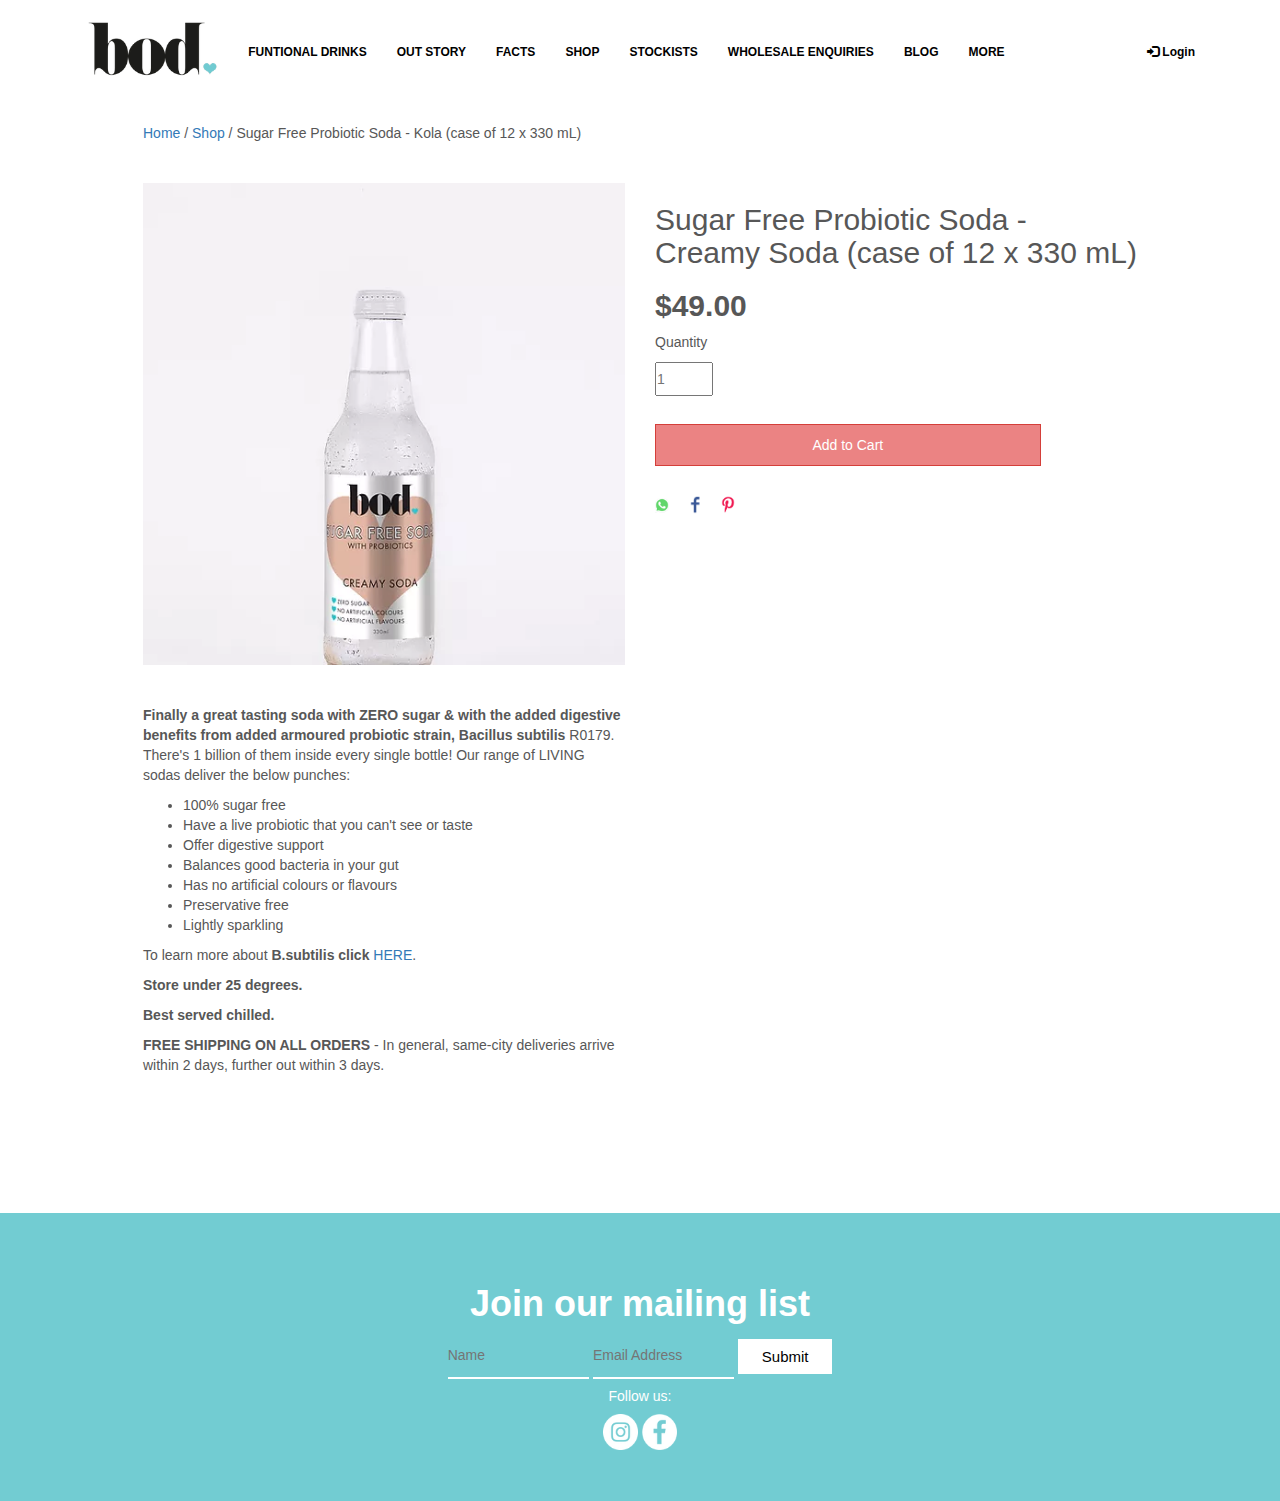
<file: index10.html>
<!DOCTYPE html>
<html lang="en">
<head>
    <meta charset="UTF-8">
    <meta http-equiv="X-UA-Compatible" content="IE=edge">
    <meta name="viewport" content="width=device-width, initial-scale=1.0">
    <link rel="stylesheet" href="./bootstrap/bootstrap.min.css" type="text/css">
    <link rel="stylesheet" href="./css/index6.css">
    <script type="text/javascript" src="./JavaScript/jquery.min.js"></script>
    <script type="text/javascript" src="./JavaScript/bootstrap.min.js"></script>
    <title>Document</title>
    <style>
        /* Note: Try to remove the following lines to see the effect of CSS positioning */
        .affix {
          top: 0;
          width: 100%;
          z-index: 9999 !important;
        }
        .affix + .container-fluid {
          padding-top: 70px;
        }
        </style>
  </head>
  <body>
    <nav data-spy="affix" data-offset-top="197">
      <div id="menu">
        <nav class="navbar">
          <div class="container">
            <div class="container-fluid">
              <ul class="nav navbar-nav">
                <a class="navbar-brand" href="index.html">
                  <img src="./img/PNG_edited.webp" alt="">
                </a>
                <li class="active"><a href="index2.html">FUNTIONAL DRINKS</a></li>
                <li><a href="index3.html">OUT STORY</a></li>
                <li><a href="index4.html">FACTS</a></li>
                <li><a href="index5.html">SHOP</a></li>
                <li><a href="https://www.boddrinks.com.au/bod-drinks-stockists">STOCKISTS</a></li>
                <li><a href="https://www.boddrinks.com.au/kombucha-wholesale-australia">WHOLESALE ENQUIRIES</a></li>
                <li><a href="https://www.boddrinks.com.au/blog">BLOG</a></li>
                <li><a href="#">MORE</a></li>
              </ul>
              <ul class="nav navbar-nav navbar-right">
                <li><a href="https://www.boddrinks.com.au/bod-drinks-shop"><span class="glyphicon glyphicon-log-in"></span> Login</a></li>
              </ul>
            </div>
          </div>
        </nav>
      </div>
    </nav>
    <div class="center">
        <div class="container">
            <p><a href="index.html">Home</a>  / <a href="index5.html">Shop</a> / Sugar Free Probiotic Soda - Kola (case of 12 x 330 mL)</p>
            <div class="row">
                <div class="col-md-6">
                    <img class="img1" src="./img/no5.webp" alt="">
                </div>
                <div class="col-md-6">
                    <h1>Sugar Free Probiotic Soda - Creamy Soda (case of 12 x 330 mL)</h1>
                    <h2>$49.00</h2>
                    <p>Quantity</p>
                    <input type="number" placeholder="1">
                    <br/>
                    <button type="button" class="btn btn-danger">Add to Cart</button>
                    <div class="img">
                        <img src="./img/phone.png" alt="">
                        <img src="./img/facebook.png" alt="">
                        <img src="./img/picrt.png" alt="">
                    </div>
                </div>
            </div>
            <div class="row">
                <div class="col-md-6">
                    <p><b>Finally a great tasting soda with ZERO sugar & with the added digestive benefits from added armoured probiotic strain, Bacillus subtilis</b> R0179. There's 1 billion of them inside every single bottle! Our range of LIVING sodas deliver the below punches:</p>
                    <ul>
                        <li>100% sugar free</li>
                        <li>Have a live probiotic that you can't see or taste</li>
                        <li>Offer digestive support</li>
                        <li>Balances good bacteria in your gut</li>
                        <li>Has no artificial colours or flavours</li>
                        <li>Preservative free</li>
                        <li>Lightly sparkling</li>
                    </ul>
                    <p>To learn more about <b>B.subtilis click</b> <a href="">HERE</a>.</p>
                    <p><b>Store under 25 degrees.</b></p>
                    <p><b>Best served chilled. </b></p>
                    <p><b>FREE SHIPPING ON ALL ORDERS </b>- In general, same-city deliveries arrive within 2 days, further out within 3 days.</p>
                </div>
            </div>
        </div>
    </div>
    <div class="under bkcl">
      <h1>Join our mailing list</h1>
      <input type="text" placeholder="Name">
      <input type="text" placeholder="Email Address">
      <button class="btn btn-basic">Submit</button>
      <h5>Follow us:</h5>
      <img src="./img/instar.webp" alt="">
      <img src="./img/facebook.webp" alt="">
  </div>
    </body>
</file>
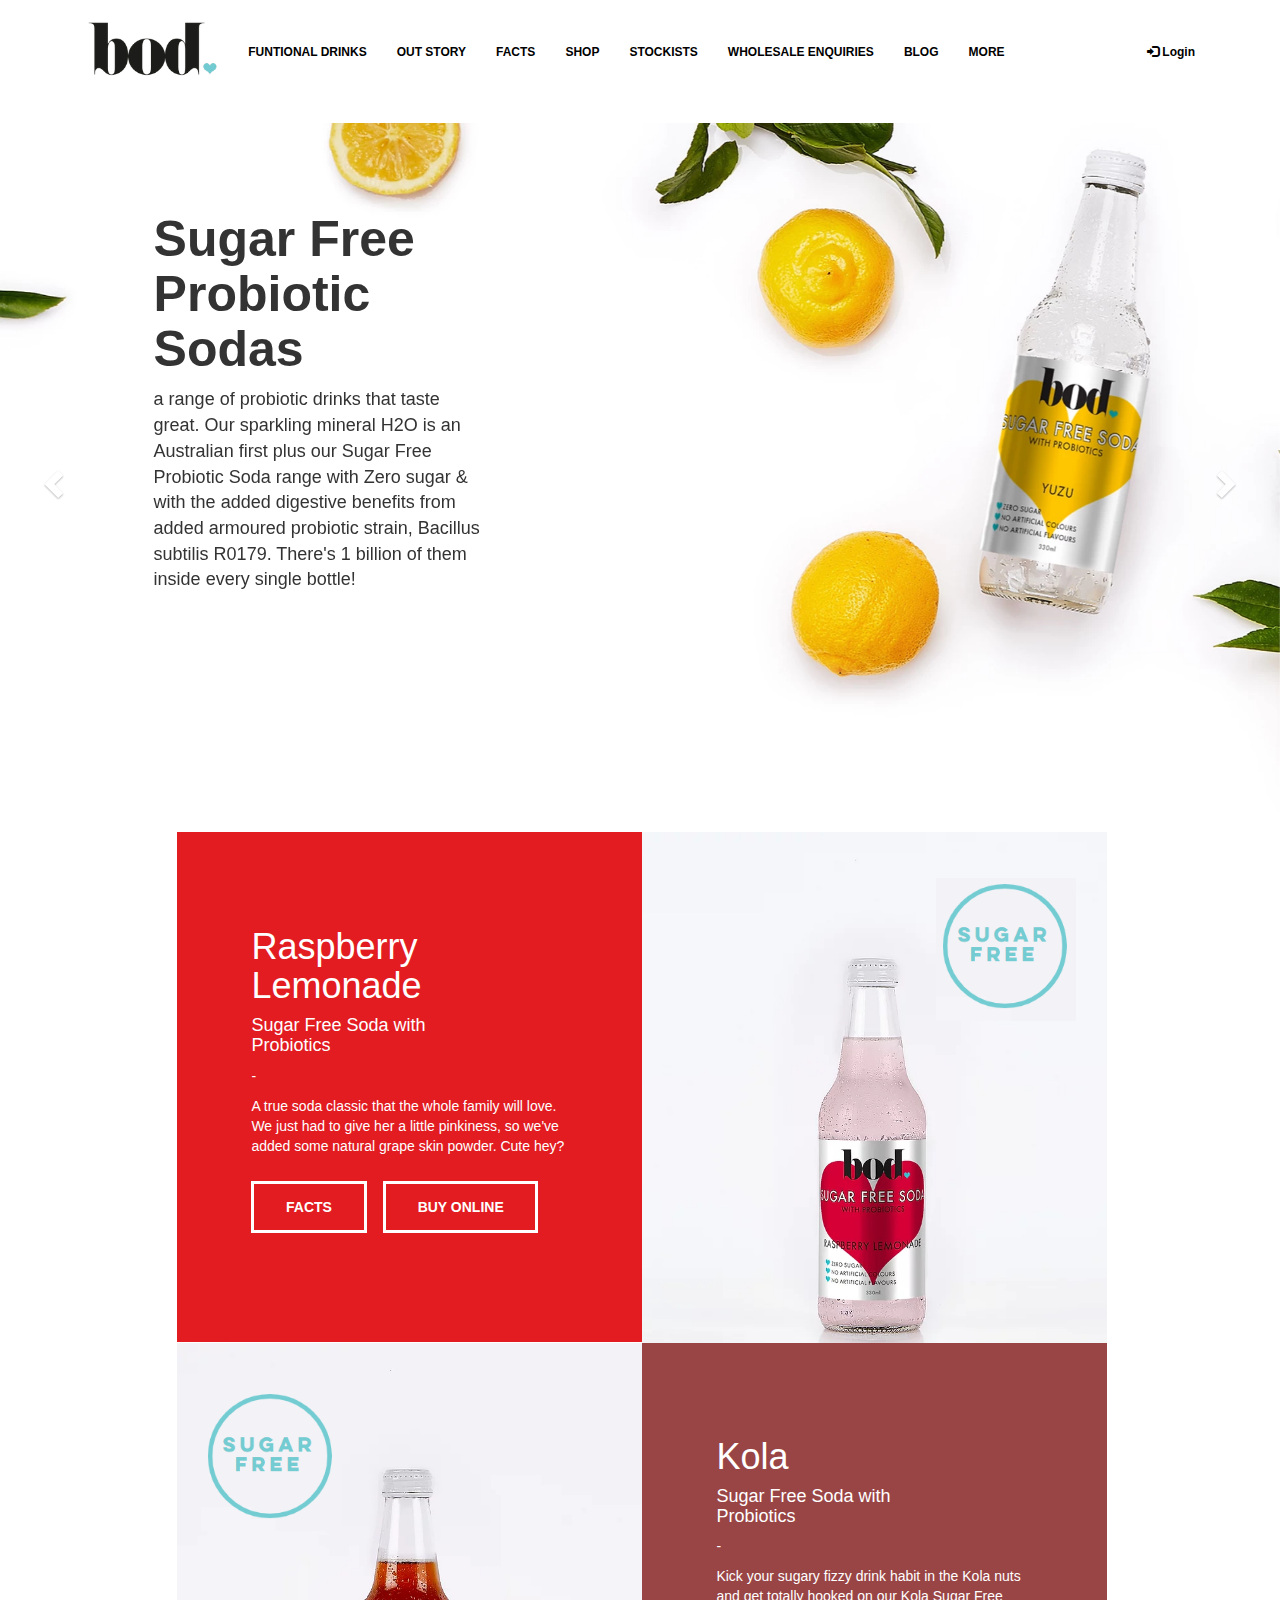
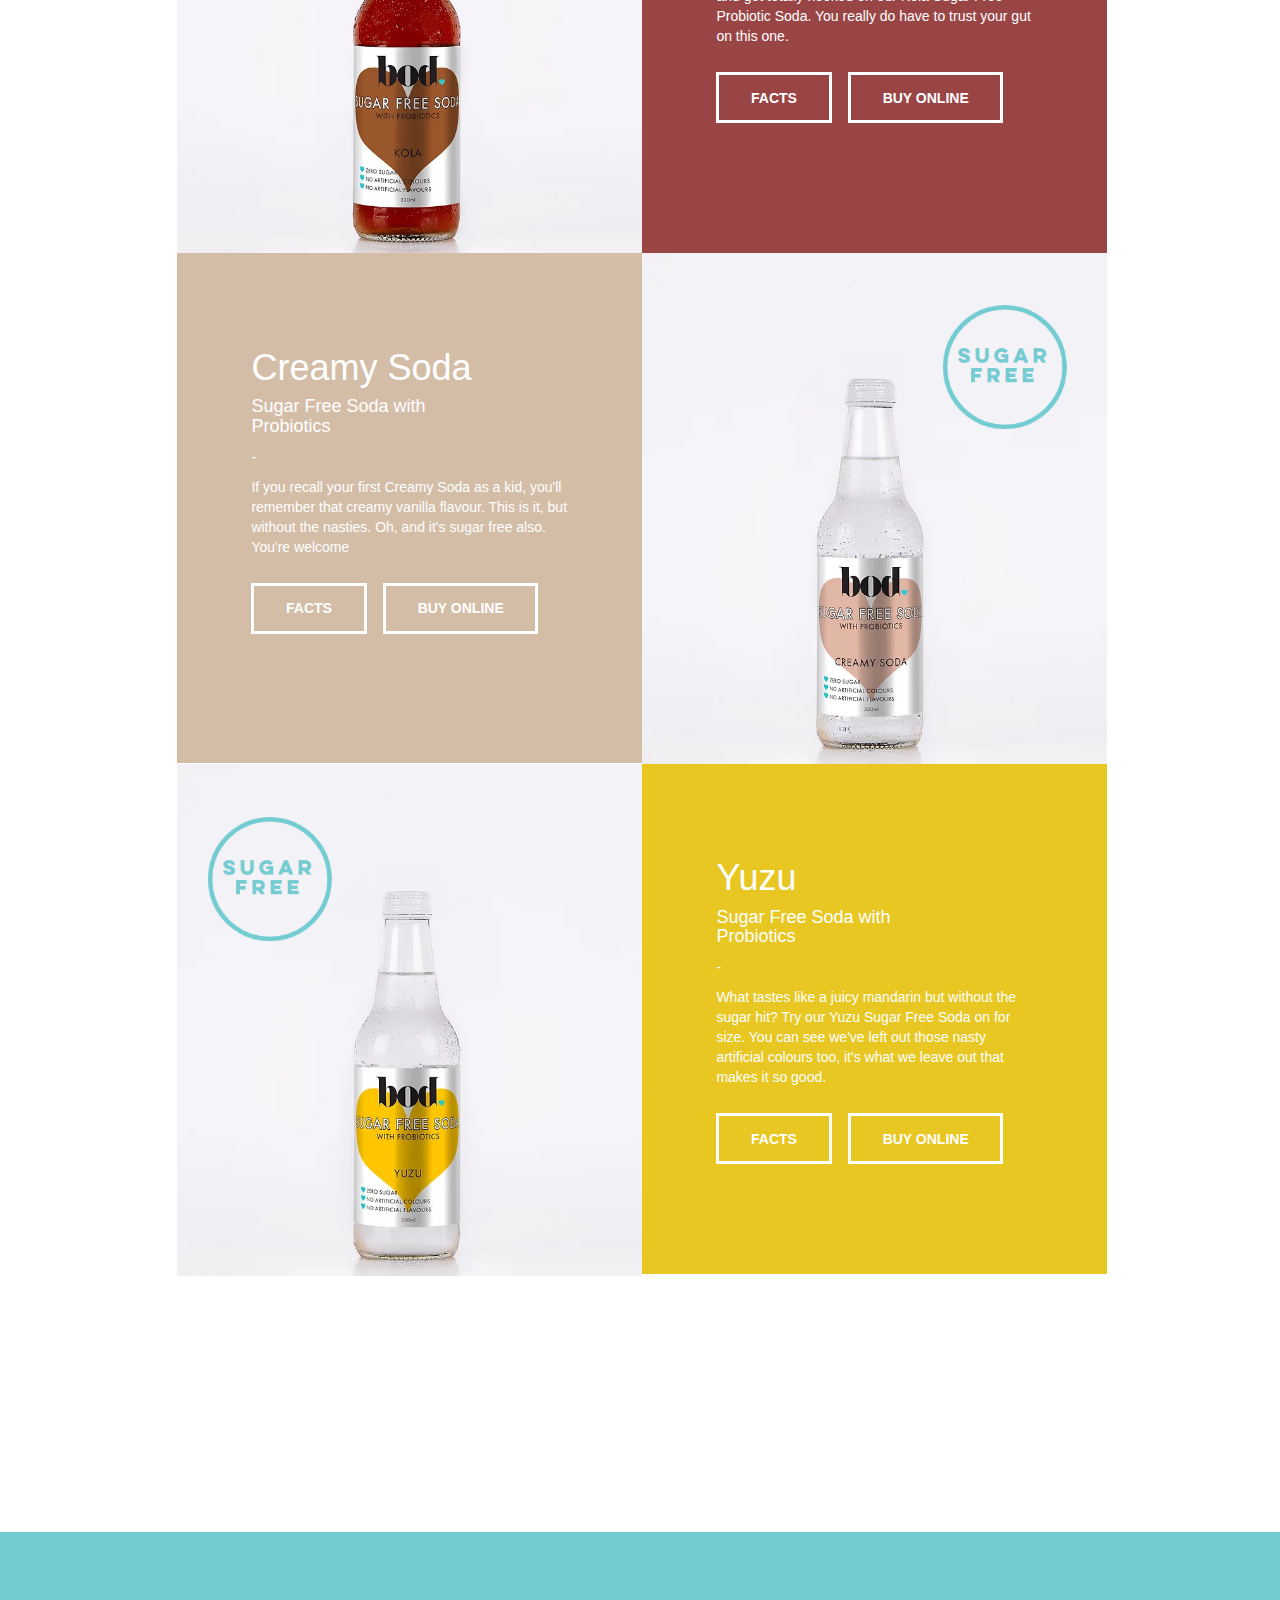
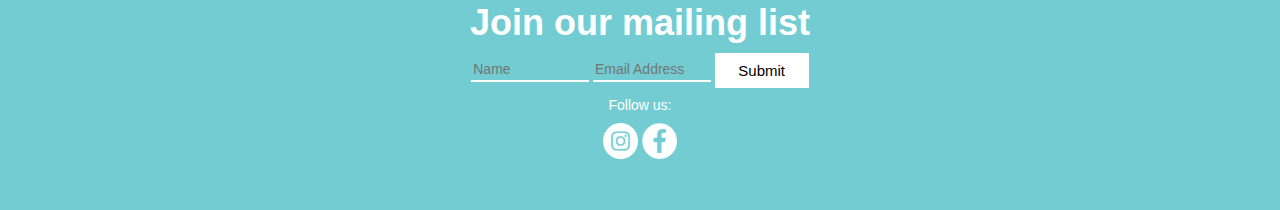
<file: index2.html>
<!DOCTYPE html>
<html lang="en">
<head>
    <meta charset="UTF-8">
    <meta name="viewport" content="width=device-width, initial-scale=1">
    <link rel="stylesheet" href="./bootstrap/bootstrap.min.css" type="text/css">
    <link rel="stylesheet" href="./css/index2.css">
    <script type="text/javascript" src="./JavaScript/jquery.min.js"></script>
    <script type="text/javascript" src="./JavaScript/bootstrap.min.js"></script>
    <title>bod</title>
    <style>
      /* Note: Try to remove the following lines to see the effect of CSS positioning */
      .affix {
        top: 0;
        width: 100%;
        z-index: 9999 !important;
      }
    
      .affix + .container-fluid {
        padding-top: 70px;
      }
      </style>
</head>
<body>
   <!--Tạo ra thanh menu và hiệu ứng-->
  <nav data-spy="affix" data-offset-top="197">
    <div id="menu">
      <nav class="navbar">
        <div class="container">
          <div class="container-fluid">
            <ul class="nav navbar-nav">
              <a class="navbar-brand" href="index.html">
                <img src="./img/PNG_edited.webp" alt="">
              </a>
              <li class="active"><a href="index2.html">FUNTIONAL DRINKS</a></li>
              <li><a href="index3.html">OUT STORY</a></li>
              <li><a href="index4.html">FACTS</a></li>
              <li><a href="index5.html">SHOP</a></li>
              <li><a href="https://www.boddrinks.com.au/bod-drinks-stockists">STOCKISTS</a></li>
              <li><a href="https://www.boddrinks.com.au/kombucha-wholesale-australia">WHOLESALE ENQUIRIES</a></li>
              <li><a href="https://www.boddrinks.com.au/blog">BLOG</a></li>
              <li><a href="#">MORE</a></li>
            </ul>
            <ul class="nav navbar-nav navbar-right">
              <li><a href="https://www.boddrinks.com.au/bod-drinks-shop"><span class="glyphicon glyphicon-log-in"></span> Login</a></li>
            </ul>
          </div>
        </div>
      </nav>
    </div>
  </nav>
  <!---->
  <div class="center bkcl">
  <!-- Phần thân chứa nội dung và hình ảnh sản phẩm nước của website -->
      <div id="myCarousel" class="carousel slide" data-ride="carousel"> 
        <!-- Wrapper for slides -->
        <div class="carousel-inner">
          <div class="item active">
            <img src="./img/22e3ac_eb08a75edc7c426eba06e838f55ee55d_mv2.webp" alt="Los Angeles">
          </div>
      
          <div class="item">
            <img src="./img/22e3ac_87d1477e906f4968b352ee14b6da3d85_mv2.webp" alt="Chicago">
          </div>
      
          <div class="item">
            <img src="./img/22e3ac_405b3396206f470a8eeaffc049ac9917_mv2.webp" alt="New York">
          </div>
          <div class="item">
            <img src="./img/22e3ac_36fce814eba0476fa1e350c943ef5739_mv2.webp" alt="New York">
          </div>
        </div>
        <!-- Left and right controls -->
        <a class="left carousel-control" href="#myCarousel" data-slide="prev">
          <span class="glyphicon glyphicon-chevron-left"></span>
          <span class="sr-only">Previous</span>
        </a>
        <a class="right carousel-control" href="#myCarousel" data-slide="next">
          <span class="glyphicon glyphicon-chevron-right"></span>
          <span class="sr-only">Next</span>
        </a>
      </div>
    <div class="text1">
      <h1>Sugar Free <br/> Probiotic <br/> Sodas</h1>
      <p>a range of probiotic drinks that taste <br/> great. Our sparkling mineral H2O is an <br/> Australian first plus our Sugar Free <br/> Probiotic Soda range with Zero sugar & <br/> with the added digestive benefits from <br/> added armoured probiotic strain, Bacillus <br/> subtilis R0179. There's 1 billion of them <br/> inside every single bottle!</p>
    </div>
     <!-- phần thân chưa các nội dung và hình ảnh của từng loại sản phẩm nước-->
   <div class="vung2">
      <div class="row">
        <div class="col-md-6 bkcl2 text">
        <h1>Raspberry <br/> Lemonade</h1>
        <h4>Sugar Free Soda with <br/> Probiotics</h4>
        <p>-</p>
        <p>A true soda classic that the whole family will love. We just had to give her a little pinkiness, so we've added some natural grape skin powder. Cute hey?</p>
        <a href="index4.html"><button type="button" class="btn btn-default">FACTS</button></a>
        <a href="index5.html"><button type="button" class="btn btn-default">BUY ONLINE</button></a>
        </div>
        <div class="col-md-6">
        <img src="./img/hinh1.webp" alt="">
        <div class="icon">
          <img src="./img/logo.png" alt="">
        </div>
        </div>
      </div>
      <div class="row">
        <div class="col-md-6">
        <img src="./img/hinh2.webp" alt="">
        <div class="icon2">
          <img src="./img/logo.png" alt="">
        </div>
        </div>
        <div class="col-md-6 bkcl3 text">
        <h1>Kola</h1>
        <h4>Sugar Free Soda with <br/> Probiotics</h4>
        <p>-</p>
        <p>Kick your sugary fizzy drink habit in the Kola nuts and get totally hooked on our Kola Sugar Free Probiotic Soda. You really do have to trust your gut on this one.</p>
        <a href="index4.html"><button type="button" class="btn btn-default">FACTS</button></a>
        <a href="index5.html"><button type="button" class="btn btn-default">BUY ONLINE</button></a>
        </div>
      </div>
      <div class="row">
        <div class="col-md-6 bkcl4 text">
        <h1>Creamy Soda</h1>
        <h4>Sugar Free Soda with <br/> Probiotics</h4>
        <p>-</p>
        <p>If you recall your first Creamy Soda as a kid, you'll remember that creamy vanilla flavour. This is it, but without the nasties. Oh, and it's sugar free also. You're welcome</p>
        <a href="index4.html"><button type="button" class="btn btn-default">FACTS</button></a>
        <a href="index5.html"><button type="button" class="btn btn-default">BUY ONLINE</button></a>
        </div>
        <div class="col-md-6">
        <img src="./img/hinh3.webp" alt="">
        <div class="icon">
          <img src="./img/logo.png" alt="">
        </div>
        </div>
      </div>
      <div class="row">
        <div class="col-md-6">
        <img src="./img/hinh4.webp" alt="">
        <div class="icon2">
          <img src="./img/logo.png" alt="">
        </div>
        </div>
        <div class="col-md-6 bkcl5 text">
        <h1>Yuzu</h1>
        <h4>Sugar Free Soda with <br/> Probiotics</h4>
        <p>-</p>
        <p>What tastes like a juicy mandarin but without the sugar hit? Try our Yuzu Sugar Free Soda on for size. You can see we've left out those nasty artificial colours too, it's what we leave out that makes it so good.</p>
        <a href="index4.html"><button type="button" class="btn btn-default">FACTS</button></a>
        <a href="index5.html"><button type="button" class="btn btn-default">BUY ONLINE</button></a>
        </div>
      </div>
    </div>
  </div>
      <!-- Footer của website -->
  <div class="under bkcl6">
    <h1>Join our mailing list</h1>
    <input type="text" placeholder="Name">
    <input type="text" placeholder="Email Address">
    <button class="btn btn-basic">Submit</button>
    <h5>Follow us:</h5>
    <img src="./img/instar.webp" alt="">
    <img src="./img/facebook.webp" alt="">
  </div>
  </body>
  </html>
</file>
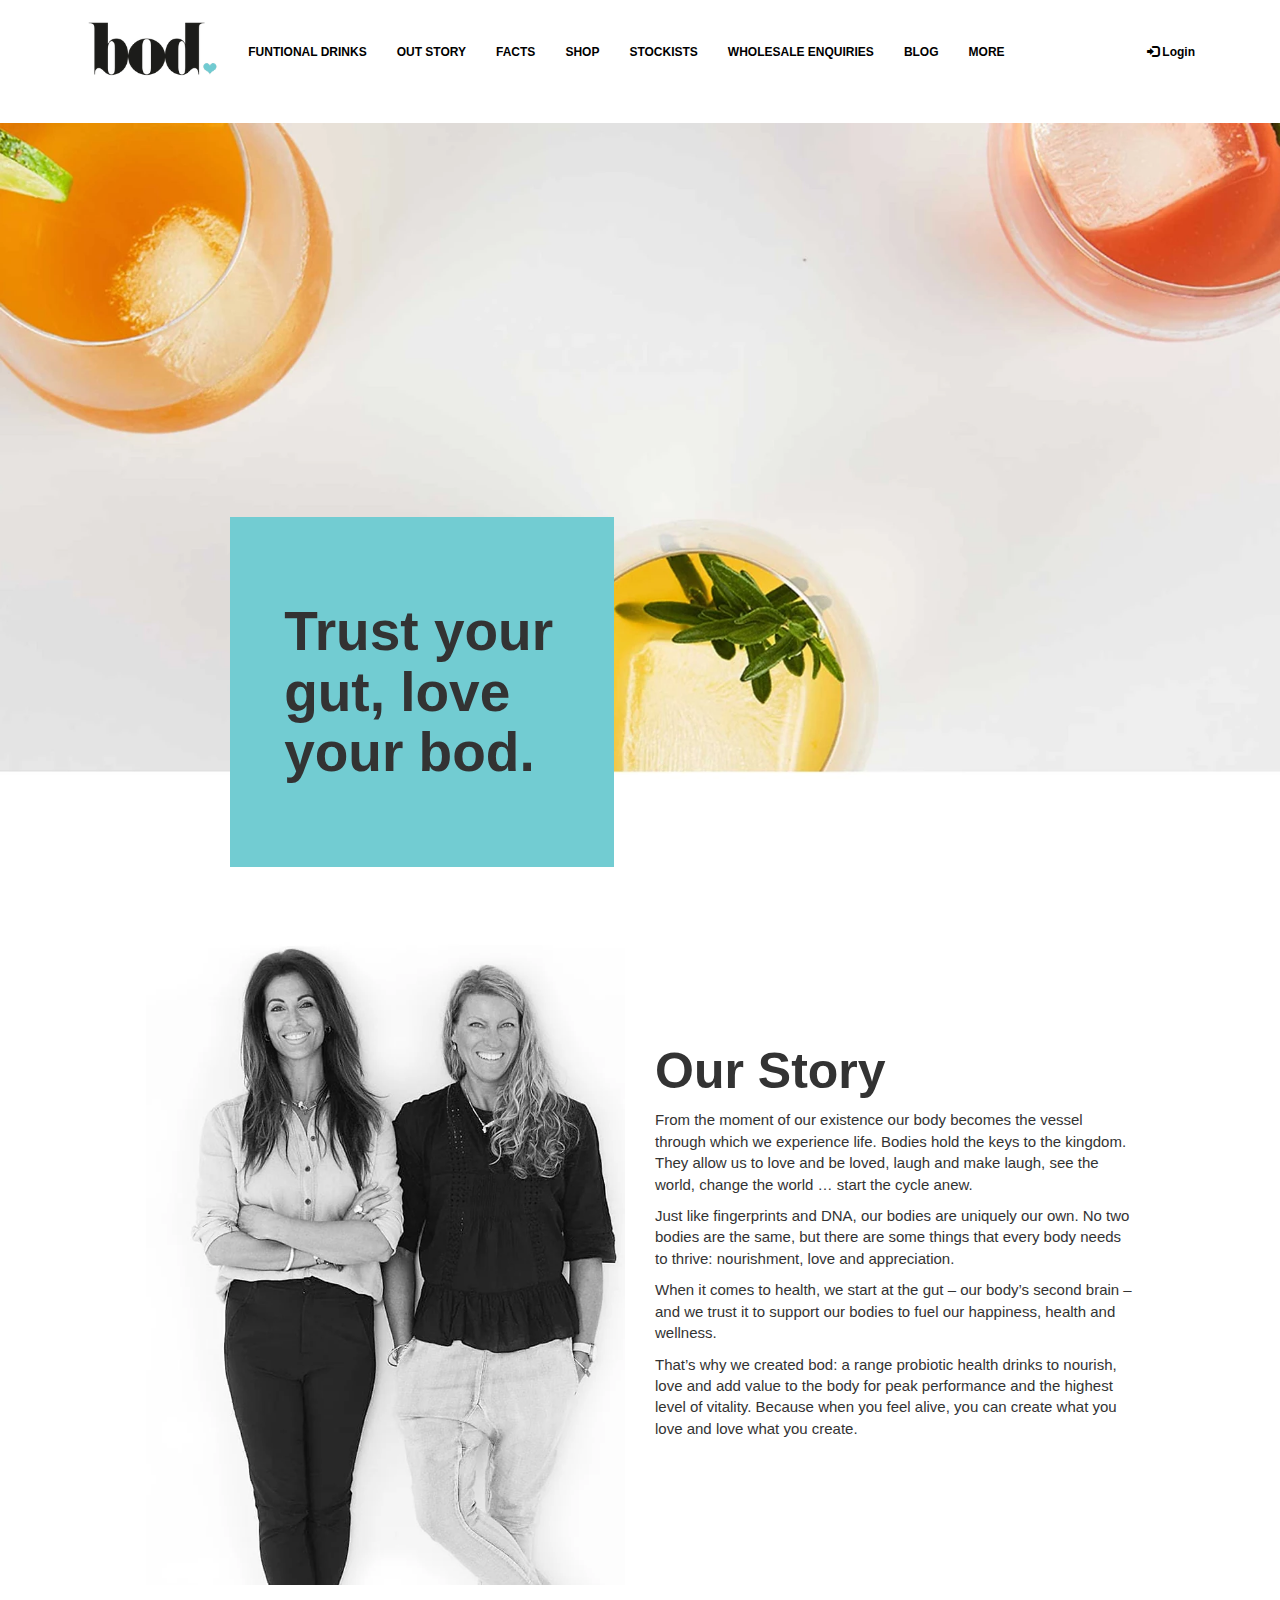
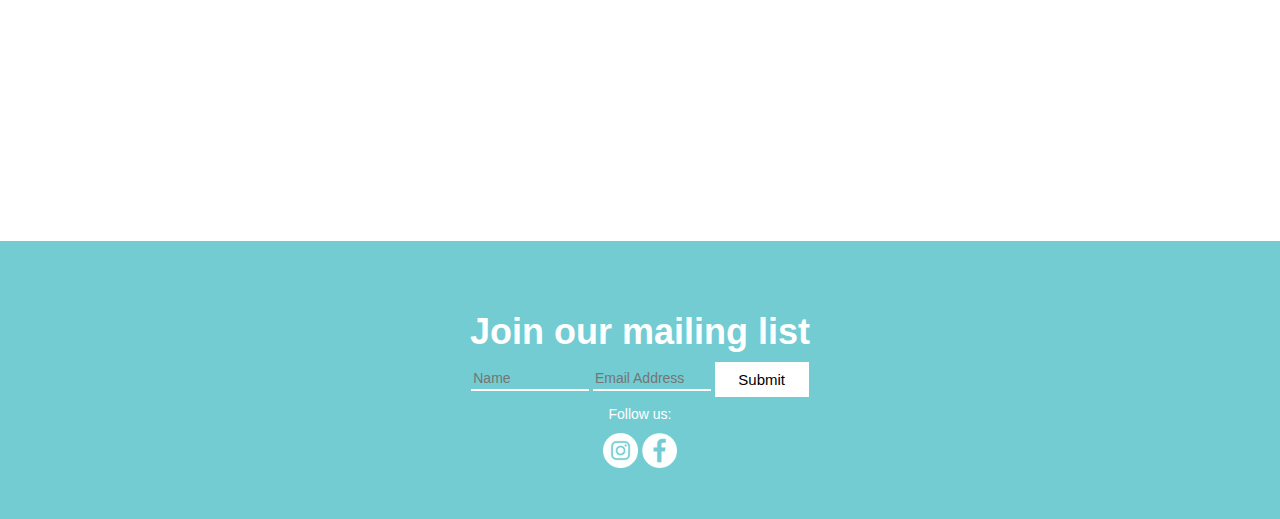
<file: index3.html>
<!DOCTYPE html>
<html lang="en">
<head>
    <meta charset="UTF-8">
    <meta http-equiv="X-UA-Compatible" content="IE=edge">
    <meta name="viewport" content="width=device-width, initial-scale=1.0">
    <link rel="stylesheet" href="./bootstrap/bootstrap.min.css" type="text/css">
    <link rel="stylesheet" href="./css/index3.css">
    <script type="text/javascript" src="./JavaScript/jquery.min.js"></script>
    <script type="text/javascript" src="./JavaScript/bootstrap.min.js"></script>
    <title>Document</title>
    <style>
        /* Note: Try to remove the following lines to see the effect of CSS positioning */
        .affix {
          top: 0;
          width: 100%;
          z-index: 9999 !important;
        }
      
        .affix + .container-fluid {
          padding-top: 70px;
        }
        </style>
  </head>
  <body>
      <!--Tạo ra thanh menu và hiệu ứng-->
    <nav data-spy="affix" data-offset-top="197">
      <div id="menu">
        <nav class="navbar">
          <div class="container">
            <div class="container-fluid">
              <ul class="nav navbar-nav">
                <a class="navbar-brand" href="index.html">
                  <img src="./img/PNG_edited.webp" alt="">
                </a>
                <li class="active"><a href="index2.html">FUNTIONAL DRINKS</a></li>
                <li><a href="index3.html">OUT STORY</a></li>
                <li><a href="index4.html">FACTS</a></li>
                <li><a href="index5.html">SHOP</a></li>
                <li><a href="https://www.boddrinks.com.au/bod-drinks-stockists">STOCKISTS</a></li>
                <li><a href="https://www.boddrinks.com.au/kombucha-wholesale-australia">WHOLESALE ENQUIRIES</a></li>
                <li><a href="https://www.boddrinks.com.au/blog">BLOG</a></li>
                <li><a href="#">MORE</a></li>
              </ul>
              <ul class="nav navbar-nav navbar-right">
                <li><a href="https://www.boddrinks.com.au/bod-drinks-shop"><span class="glyphicon glyphicon-log-in"></span> Login</a></li>
              </ul>
            </div>
          </div>
        </nav>
      </div>
    </nav>
      <!-- Phần thân chứa nội dung và hình ảnh của website -->
    <div class="phanVung">
      <div class="center">
        <img src="./img/3c7d3f_ed7ab231fcbd449a9511119ea91012a0_mv2_d_3000_1417_s_2.webp" alt="">
      </div>
      <div class="bkcl">
        <h1>Trust your <br/> gut, love <br/> your bod.</h1>
      </div>
    </div>
    <div class="row">
      <div class="container">
        <div class="col-md-6">
          <img src="./img/3c7d3f_36dc9a61a2114e499b6ec39a33e4d486_mv2_d_1623_1739_s_2.webp" alt="">
        </div>
        <div class="col-md-6">
          <h1>Our Story</h1>
          <p>From the moment of our existence our body becomes the vessel through which we experience life. Bodies hold the keys to the kingdom. They allow us to love and be loved, laugh and make laugh, see the world, change the world … start the cycle anew.</p>
          <p>Just like fingerprints and DNA, our bodies are uniquely our own. No two bodies are the same, but there are some things that every body needs to thrive: nourishment, love and appreciation.</p>
          <p>When it comes to health, we start at the gut – our body’s second brain – and we trust it to support our bodies to fuel our happiness, health and wellness.</p>  
          <p>That’s why we created bod: a range probiotic health drinks to nourish, love and add value to the body for peak performance and the highest level of vitality. Because when you feel alive, you can create what you love and love what you create.</p>
        </div>
      </div>
    </div>
        <!-- Footer của website -->
    <div class="under bkcl1">
      <h1>Join our mailing list</h1>
      <input type="text" placeholder="Name">
      <input type="text" placeholder="Email Address">
      <button class="btn btn-basic">Submit</button>
      <h5>Follow us:</h5>
      <img src="./img/instar.webp" alt="">
      <img src="./img/facebook.webp" alt="">
    </div>
    </body>
</file>
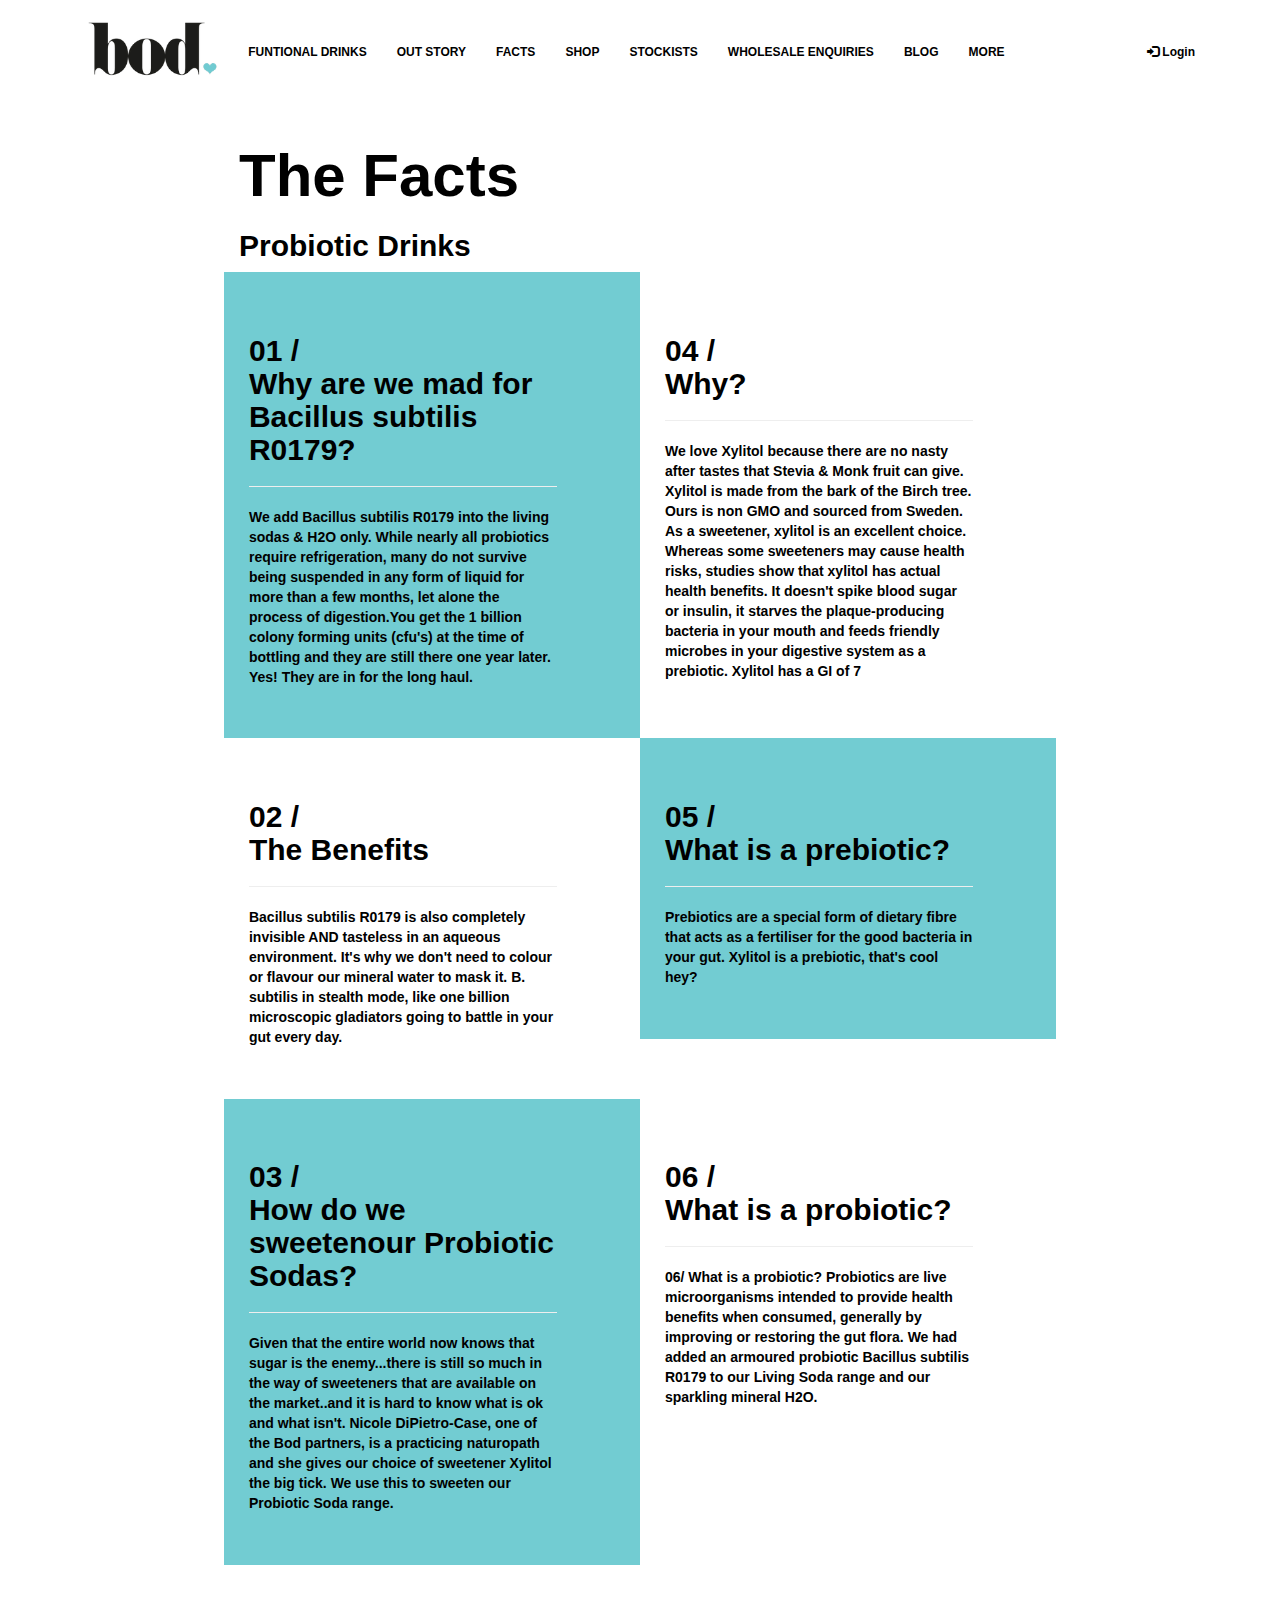
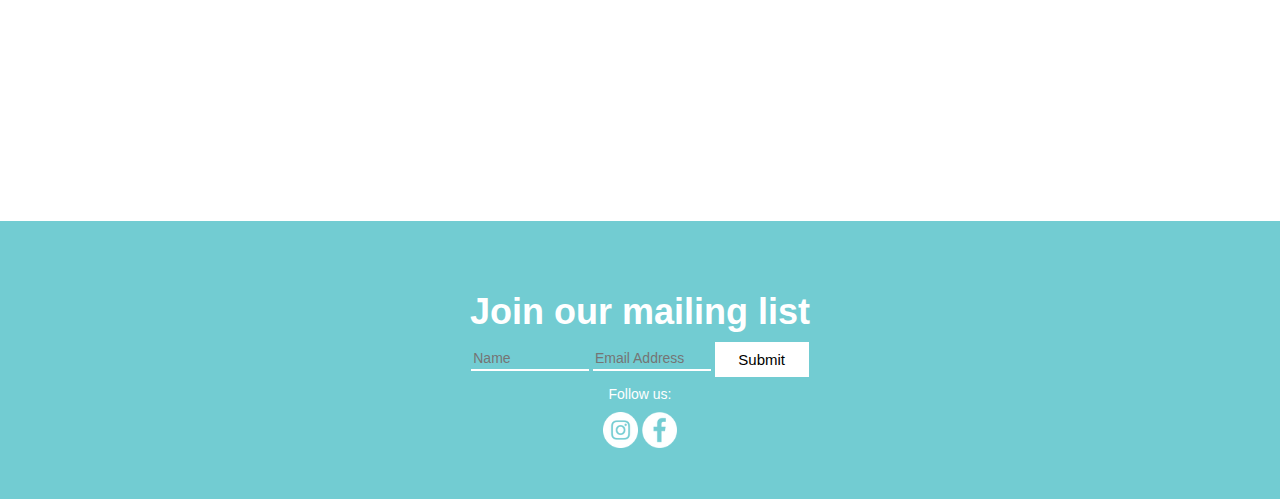
<file: index4.html>
<!DOCTYPE html>
<html lang="en">
<head>
    <meta charset="UTF-8">
    <meta http-equiv="X-UA-Compatible" content="IE=edge">
    <meta name="viewport" content="width=device-width, initial-scale=1.0">
    <link rel="stylesheet" href="./bootstrap/bootstrap.min.css" type="text/css">
    <link rel="stylesheet" href="./css/index4.css">
    <script type="text/javascript" src="./JavaScript/jquery.min.js"></script>
    <script type="text/javascript" src="./JavaScript/bootstrap.min.js"></script>
    <title>Document</title>
    <style>
        /* Note: Try to remove the following lines to see the effect of CSS positioning */
        .affix {
          top: 0;
          width: 100%;
          z-index: 9999 !important;
        }
      
        .affix + .container-fluid {
          padding-top: 70px;
        }
        </style>
  </head>
  <body>
    <nav data-spy="affix" data-offset-top="197">
      <div id="menu">
        <nav class="navbar">
          <div class="container">
            <div class="container-fluid">
              <ul class="nav navbar-nav">
                <a class="navbar-brand" href="index.html">
                  <img src="./img/PNG_edited.webp" alt="">
                </a>
                <li class="active"><a href="index2.html">FUNTIONAL DRINKS</a></li>
                <li><a href="index3.html">OUT STORY</a></li>
                <li><a href="index4.html">FACTS</a></li>
                <li><a href="index5.html">SHOP</a></li>
                <li><a href="https://www.boddrinks.com.au/bod-drinks-stockists">STOCKISTS</a></li>
                <li><a href="https://www.boddrinks.com.au/kombucha-wholesale-australia">WHOLESALE ENQUIRIES</a></li>
                <li><a href="https://www.boddrinks.com.au/blog">BLOG</a></li>
                <li><a href="#">MORE</a></li>
              </ul>
              <ul class="nav navbar-nav navbar-right">
                <li><a href="https://www.boddrinks.com.au/bod-drinks-shop"><span class="glyphicon glyphicon-log-in"></span> Login</a></li>
              </ul>
            </div>
          </div>
        </nav>
      </div>
    </nav>
    <div class="center">
        <div class="container">
            <div class="text">
                <h1>The Facts</h1>
                <h2>Probiotic Drinks</h2>
            </div>
            <div class="row">
                <div class="col-md-6 bkcl">
                    <h1>01 / <br/> Why are we mad for Bacillus subtilis R0179?</h1>
                    <hr/>
                    <p>We add Bacillus subtilis R0179 into the living sodas & H2O only. While nearly all probiotics require refrigeration, many do not survive being suspended in any form of liquid for more than a few months, let alone the process of digestion.You get the 1 billion colony forming units (cfu's) at the time of bottling and they are still there one year later. Yes! They are in for the long haul.</p>
                </div>
                <div class="col-md-6">
                    <h1>04 / <br/> Why?</h1>
                    <hr/>
                    <p>We love Xylitol because there are no nasty after tastes that Stevia & Monk fruit can give. Xylitol is made from the bark of the Birch tree. Ours is non GMO and sourced from Sweden. As a sweetener, xylitol is an excellent choice. Whereas some sweeteners may cause health risks, studies show that xylitol has actual health benefits. It doesn't spike blood sugar or insulin, it starves the plaque-producing bacteria in your mouth and feeds friendly microbes in your digestive system as a prebiotic. Xylitol has a GI of 7</p>
                </div>
            </div>
            <div class="row">
                <div class="col-md-6">
                    <h1>02 / <br/> The Benefits</h1>
                    <hr/>
                    <p>Bacillus subtilis R0179 is also completely invisible AND tasteless in an aqueous environment. It's why we don't need to colour or flavour our mineral water to mask it. B. subtilis in stealth mode, like one billion microscopic gladiators going to battle in your gut every day.</p>
                </div>
                <div class="col-md-6 bkcl">
                    <h1> 05 / <br/> What is a prebiotic? </h1>
                    <hr/>
                    <p>Prebiotics are a special form of dietary fibre that acts as a fertiliser for the good bacteria in your gut. Xylitol is a prebiotic, that's cool hey?</p>
                </div>
            </div>
            <div class="row">
                <div class="col-md-6 bkcl">
                    <h1>03 / <br/> How do we sweetenour Probiotic Sodas?</h1>
                    <hr/>
                    <p>Given that the entire world now knows that sugar is the enemy...there is still so much in the way of sweeteners that are available on the market..and it is hard to know what is ok and what isn't. Nicole DiPietro-Case, one of the Bod partners, is a practicing naturopath and she gives our choice of sweetener Xylitol the big tick. We use this to sweeten our Probiotic Soda range.</p>
                </div>
                <div class="col-md-6">
                    <h1>06 / <br/> What is a probiotic? </h1>
                    <hr/>
                    <p>
                        06/
                        
                        What is a probiotic? 
                        Probiotics are live microorganisms intended to provide health benefits when consumed, generally by improving or restoring the gut flora. We had added an armoured probiotic Bacillus subtilis R0179 to our Living Soda range and our sparkling mineral H2O.</p>
                </div>
            </div>
        </div>
    </div>
    <div class="under bkcl">
        <h1>Join our mailing list</h1>
        <input type="text" placeholder="Name">
        <input type="text" placeholder="Email Address">
        <button class="btn btn-basic">Submit</button>
        <h5>Follow us:</h5>
        <img src="./img/instar.webp" alt="">
        <img src="./img/facebook.webp" alt="">
    </div>
</body>
</html>
</file>
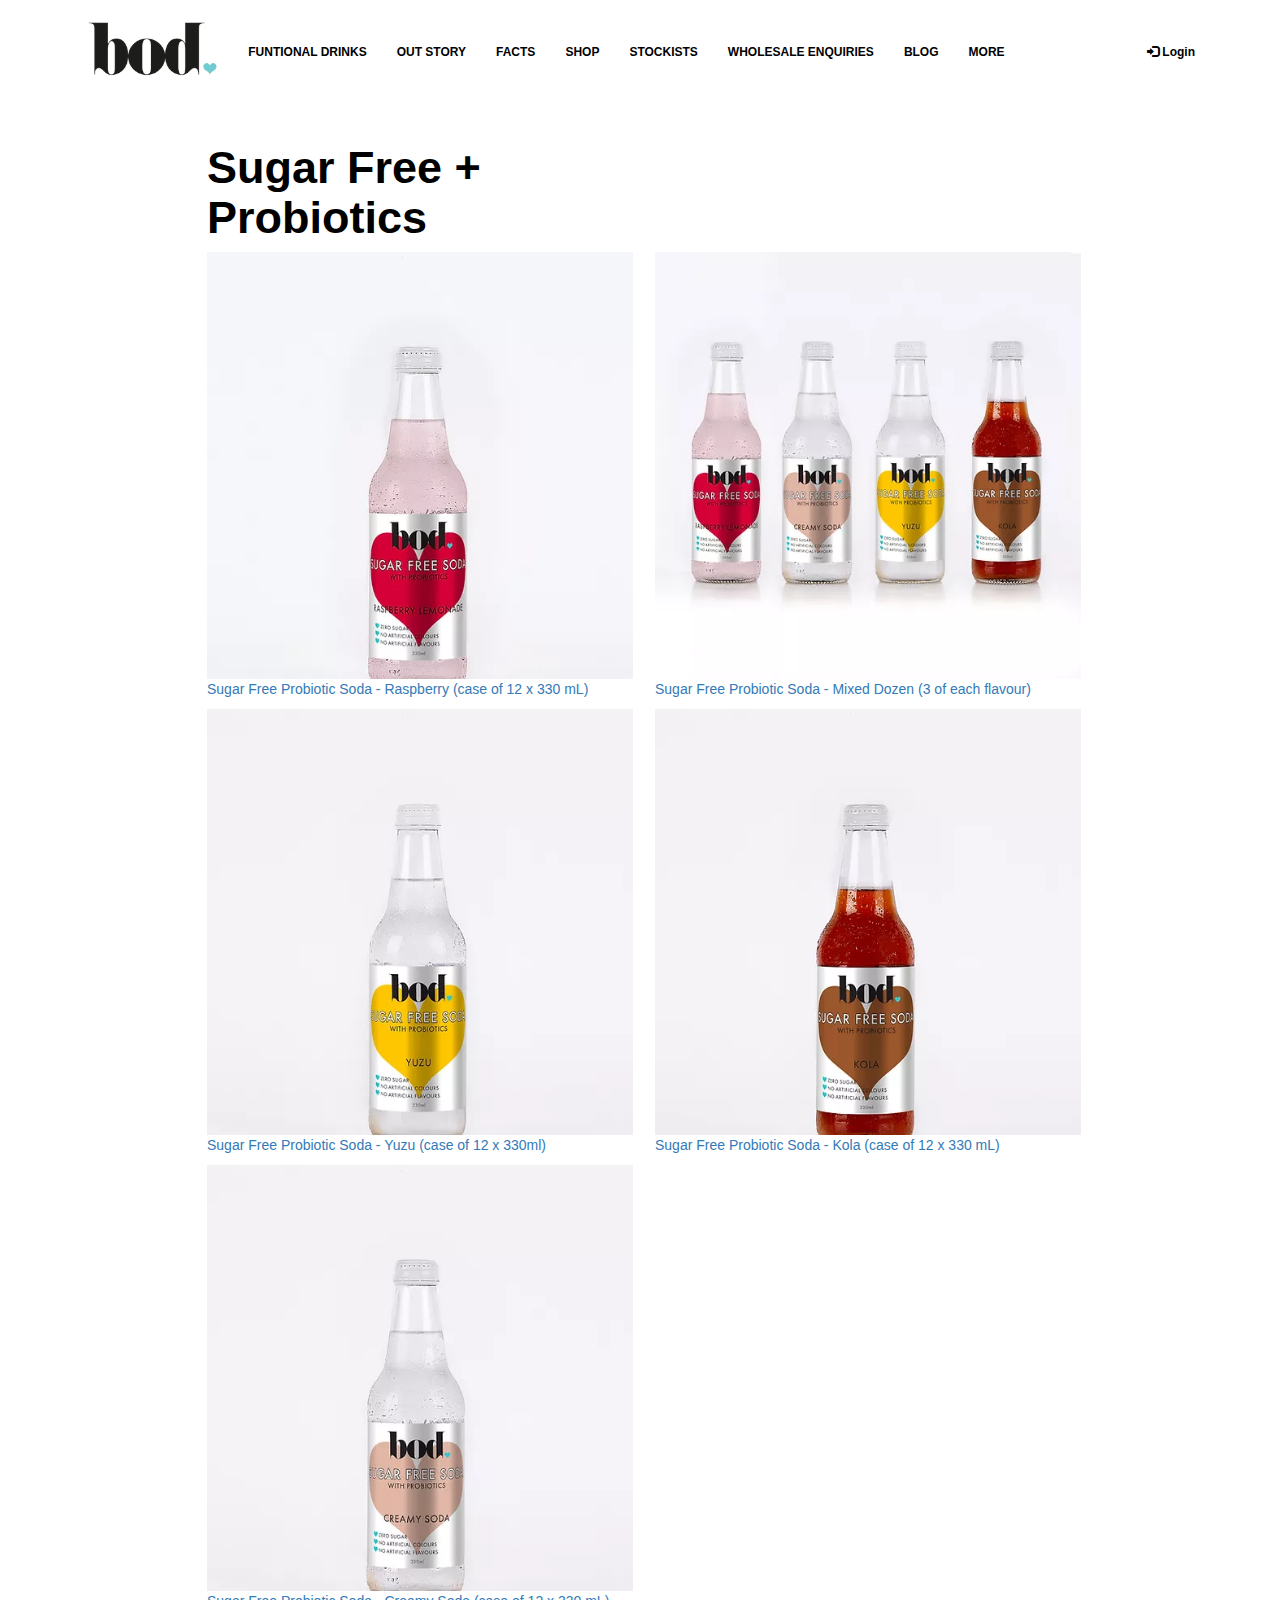
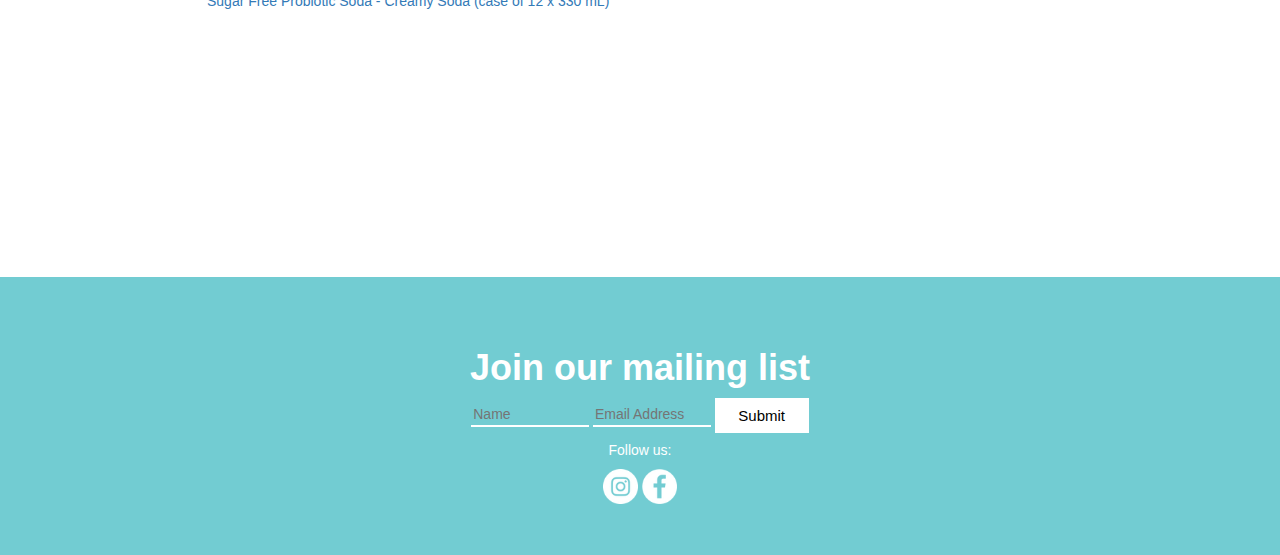
<file: index5.html>
<!DOCTYPE html>
<html lang="en">
<head>
    <meta charset="UTF-8">
    <meta http-equiv="X-UA-Compatible" content="IE=edge">
    <meta name="viewport" content="width=device-width, initial-scale=1.0">
    <link rel="stylesheet" href="./bootstrap/bootstrap.min.css" type="text/css">
    <link rel="stylesheet" href="./css/index5.css">
    <script type="text/javascript" src="./JavaScript/jquery.min.js"></script>
    <script type="text/javascript" src="./JavaScript/bootstrap.min.js"></script>
    <title>Document</title>
    <style>
        /* Note: Try to remove the following lines to see the effect of CSS positioning */
        .affix {
          top: 0;
          width: 100%;
          z-index: 9999 !important;
        }
      
        .affix + .container-fluid {
          padding-top: 70px;
        }
        </style>
  </head>
  <body>
    <nav data-spy="affix" data-offset-top="197">
      <div id="menu">
        <nav class="navbar">
          <div class="container">
            <div class="container-fluid">
              <ul class="nav navbar-nav">
                <a class="navbar-brand" href="index.html">
                  <img src="./img/PNG_edited.webp" alt="">
                </a>
                <li class="active"><a href="index2.html">FUNTIONAL DRINKS</a></li>
                <li><a href="index3.html">OUT STORY</a></li>
                <li><a href="index4.html">FACTS</a></li>
                <li><a href="index5.html">SHOP</a></li>
                <li><a href="https://www.boddrinks.com.au/bod-drinks-stockists">STOCKISTS</a></li>
                <li><a href="https://www.boddrinks.com.au/kombucha-wholesale-australia">WHOLESALE ENQUIRIES</a></li>
                <li><a href="https://www.boddrinks.com.au/blog">BLOG</a></li>
                <li><a href="#">MORE</a></li>
              </ul>
              <ul class="nav navbar-nav navbar-right">
                <li><a href="https://www.boddrinks.com.au/bod-drinks-shop"><span class="glyphicon glyphicon-log-in"></span> Login</a></li>
              </ul>
            </div>
          </div>
        </nav>
      </div>
    </nav>
    <div class="center">
        <div class="container">
          <div class="row">
            <div class="col-md-6">
              <h1>Sugar Free +<br/> Probiotics</h1>
            </div>
        </div>
            <div class="row">
                <div class="col-md-6">
                  <a href="index6.html">
                    <img src="./img/no1.webp" alt="">
                    <p>Sugar Free Probiotic Soda - Raspberry (case of 12 x 330 mL)</p>
                  </a>
                </div>
                <div class="col-md-6">
                  <a href="index7.html">
                    <img src="./img/no2.webp" alt="">
                    <p>Sugar Free Probiotic Soda - Mixed Dozen (3 of each flavour)</p>
                  </a>
                </div>
            </div>
            <div class="row">
              <div class="col-md-6">
                <a href="index8.html">
                  <img src="./img/no3.webp" alt="">
                  <p>Sugar Free Probiotic Soda - Yuzu (case of 12 x 330ml)</p>
                </a>
              </div>
              <div class="col-md-6">
                <a href="index9.html">
                  <img src="./img/no4.webp" alt="">
                  <p>Sugar Free Probiotic Soda - Kola (case of 12 x 330 mL)</p>
                </a>            
              </div>
          </div>
          <div class="row">
            <div class="col-md-6">
              <a href="index10.html">
                <img src="./img/no5.webp" alt="">
                <p>Sugar Free Probiotic Soda - Creamy Soda (case of 12 x 330 mL)</p>
              </a>
            </div>
        </div>
        </div>
    </div>
    <div class="under bkcl">
      <h1>Join our mailing list</h1>
      <input type="text" placeholder="Name">
      <input type="text" placeholder="Email Address">
      <button class="btn btn-basic">Submit</button>
      <h5>Follow us:</h5>
      <img src="./img/instar.webp" alt="">
      <img src="./img/facebook.webp" alt="">
  </div>
    </body>
</file>
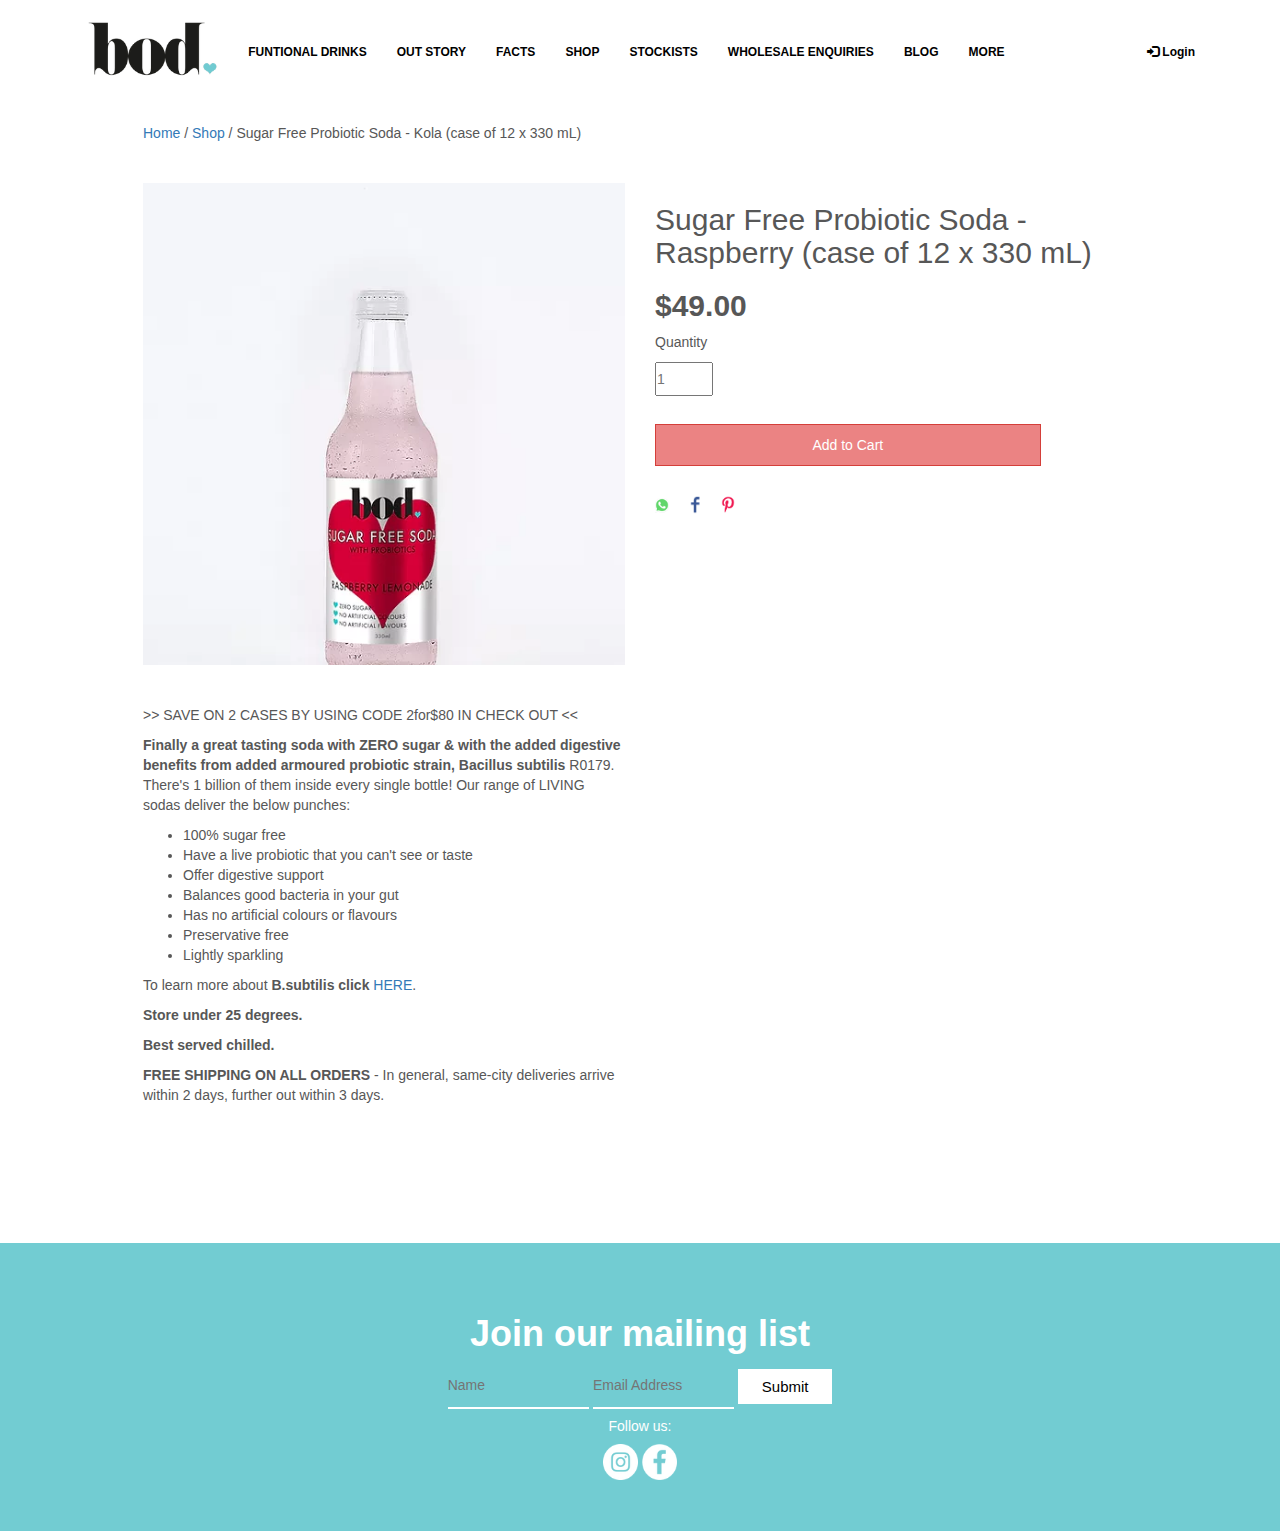
<file: index6.html>
<!DOCTYPE html>
<html lang="en">
<head>
    <meta charset="UTF-8">
    <meta http-equiv="X-UA-Compatible" content="IE=edge">
    <meta name="viewport" content="width=device-width, initial-scale=1.0">
    <link rel="stylesheet" href="./bootstrap/bootstrap.min.css" type="text/css">
    <link rel="stylesheet" href="./css/index6.css">
    <script type="text/javascript" src="./JavaScript/jquery.min.js"></script>
    <script type="text/javascript" src="./JavaScript/bootstrap.min.js"></script>
    <title>Document</title>
    <style>
        /* Note: Try to remove the following lines to see the effect of CSS positioning */
        .affix {
          top: 0;
          width: 100%;
          z-index: 9999 !important;
        }
      
        .affix + .container-fluid {
          padding-top: 70px;
        }
        </style>
  </head>
  <body>
    <nav data-spy="affix" data-offset-top="197">
      <div id="menu">
        <nav class="navbar">
          <div class="container">
            <div class="container-fluid">
              <ul class="nav navbar-nav">
                <a class="navbar-brand" href="index.html">
                  <img src="./img/PNG_edited.webp" alt="">
                </a>
                <li class="active"><a href="index2.html">FUNTIONAL DRINKS</a></li>
                <li><a href="index3.html">OUT STORY</a></li>
                <li><a href="index4.html">FACTS</a></li>
                <li><a href="index5.html">SHOP</a></li>
                <li><a href="https://www.boddrinks.com.au/bod-drinks-stockists">STOCKISTS</a></li>
                <li><a href="https://www.boddrinks.com.au/kombucha-wholesale-australia">WHOLESALE ENQUIRIES</a></li>
                <li><a href="https://www.boddrinks.com.au/blog">BLOG</a></li>
                <li><a href="#">MORE</a></li>
              </ul>
              <ul class="nav navbar-nav navbar-right">
                <li><a href="https://www.boddrinks.com.au/bod-drinks-shop"><span class="glyphicon glyphicon-log-in"></span> Login</a></li>
              </ul>
            </div>
          </div>
        </nav>
      </div>
    </nav>
    <div class="center">
        <div class="container">
          <p><a href="index.html">Home</a>  / <a href="index5.html">Shop</a> / Sugar Free Probiotic Soda - Kola (case of 12 x 330 mL)</p>
            <div class="row">
                <div class="col-md-6">
                    <img class="img1" src="./img/no1.webp" alt="">
                </div>
                <div class="col-md-6">
                    <h1>Sugar Free Probiotic Soda - Raspberry (case of 12 x 330 mL)</h1>
                    <h2>$49.00</h2>
                    <p>Quantity</p>
                    <input type="number" placeholder="1">
                    <br/>
                    <button type="button" class="btn btn-danger">Add to Cart</button>
                    <div class="img">
                        <img src="./img/phone.png" alt="">
                        <img src="./img/facebook.png" alt="">
                        <img src="./img/picrt.png" alt="">
                    </div>
                </div>
            </div>
            <div class="row">
                <div class="col-md-6">
                    <p>>> SAVE ON 2 CASES BY USING CODE   2for$80   IN CHECK OUT <<</p>
                    <p><b>Finally a great tasting soda with ZERO sugar & with the added digestive benefits from added armoured probiotic strain, Bacillus subtilis</b> R0179. There's 1 billion of them inside every single bottle! Our range of LIVING sodas deliver the below punches:</p>
                    <ul>
                        <li>100% sugar free</li>
                        <li>Have a live probiotic that you can't see or taste</li>
                        <li>Offer digestive support</li>
                        <li>Balances good bacteria in your gut</li>
                        <li>Has no artificial colours or flavours</li>
                        <li>Preservative free</li>
                        <li>Lightly sparkling</li>
                    </ul>
                    <p>To learn more about <b>B.subtilis click</b> <a href="">HERE</a>.</p>
                    <p><b>Store under 25 degrees.</b></p>
                    <p><b>Best served chilled. </b></p>
                    <p><b>FREE SHIPPING ON ALL ORDERS </b>- In general, same-city deliveries arrive within 2 days, further out within 3 days.</p>
                </div>
            </div>
        </div>
    </div>
    <div class="under bkcl">
      <h1>Join our mailing list</h1>
      <input type="text" placeholder="Name">
      <input type="text" placeholder="Email Address">
      <button class="btn btn-basic">Submit</button>
      <h5>Follow us:</h5>
      <img src="./img/instar.webp" alt="">
      <img src="./img/facebook.webp" alt="">
  </div>
    </body>
</file>
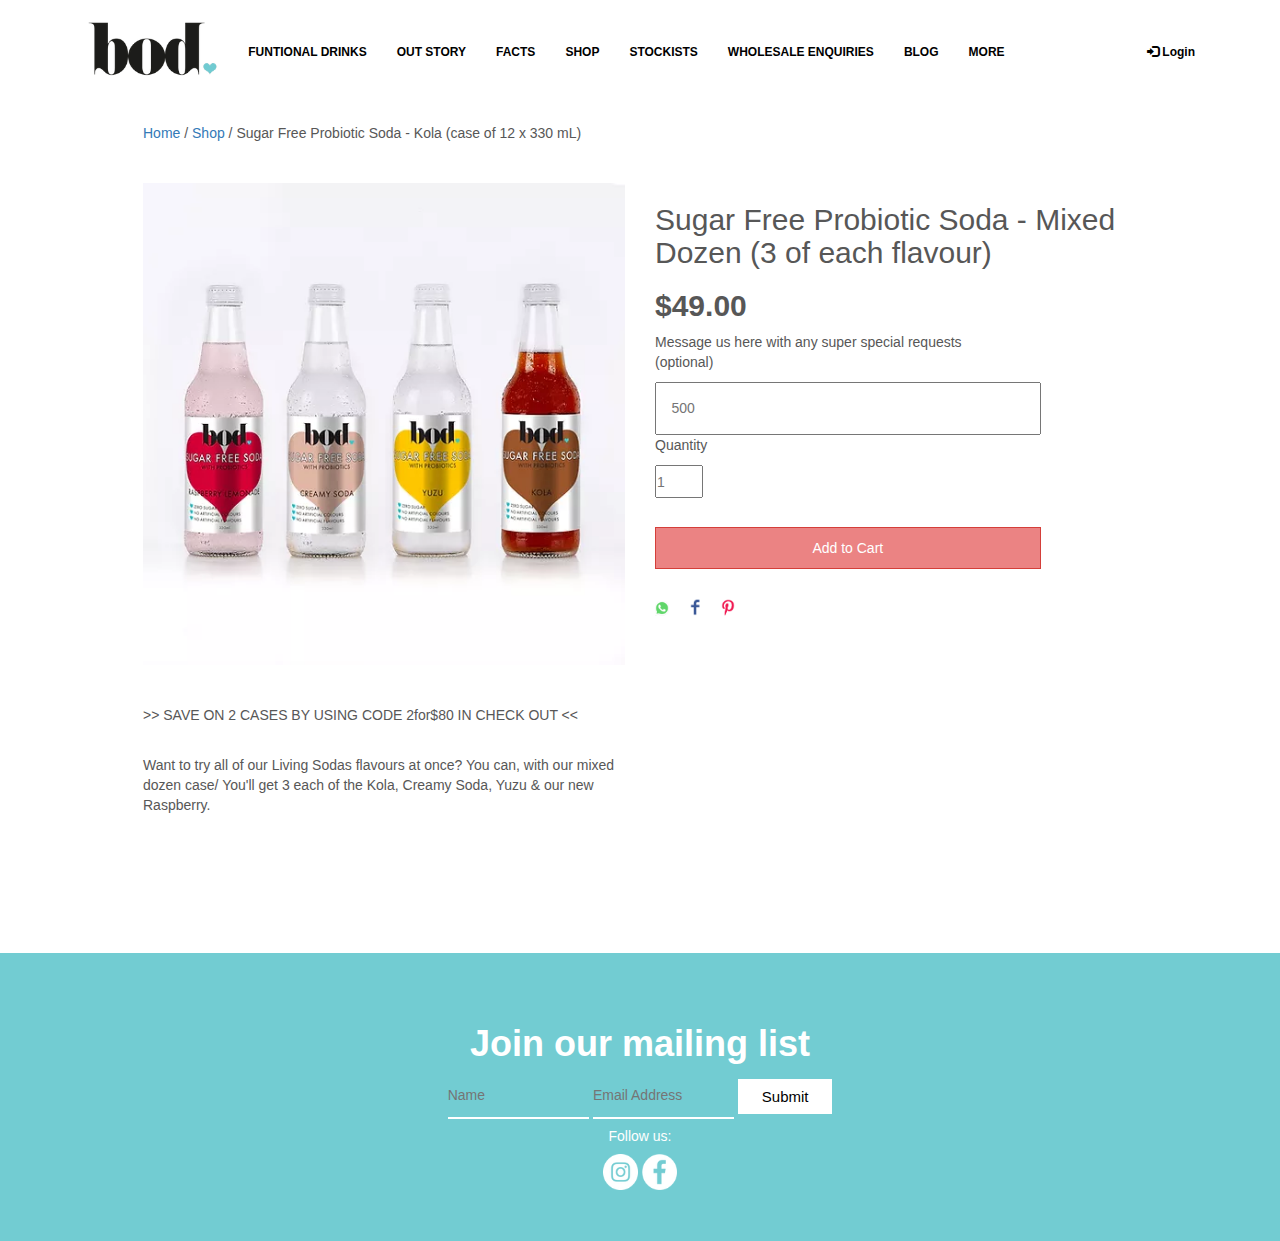
<file: index7.html>
<!DOCTYPE html>
<html lang="en">
<head>
    <meta charset="UTF-8">
    <meta http-equiv="X-UA-Compatible" content="IE=edge">
    <meta name="viewport" content="width=device-width, initial-scale=1.0">
    <link rel="stylesheet" href="./bootstrap/bootstrap.min.css" type="text/css">
    <link rel="stylesheet" href="./css/index6.css">
    <script type="text/javascript" src="./JavaScript/jquery.min.js"></script>
    <script type="text/javascript" src="./JavaScript/bootstrap.min.js"></script>
    <title>Document</title>
    <style>
        /* Note: Try to remove the following lines to see the effect of CSS positioning */
        .affix {
          top: 0;
          width: 100%;
          z-index: 9999 !important;
        }
      
        .affix + .container-fluid {
          padding-top: 70px;
        }
        </style>
  </head>
  <body>
    <nav data-spy="affix" data-offset-top="197">
      <div id="menu">
        <nav class="navbar">
          <div class="container">
            <div class="container-fluid">
              <ul class="nav navbar-nav">
                <a class="navbar-brand" href="index.html">
                  <img src="./img/PNG_edited.webp" alt="">
                </a>
                <li class="active"><a href="index2.html">FUNTIONAL DRINKS</a></li>
                <li><a href="index3.html">OUT STORY</a></li>
                <li><a href="index4.html">FACTS</a></li>
                <li><a href="index5.html">SHOP</a></li>
                <li><a href="https://www.boddrinks.com.au/bod-drinks-stockists">STOCKISTS</a></li>
                <li><a href="https://www.boddrinks.com.au/kombucha-wholesale-australia">WHOLESALE ENQUIRIES</a></li>
                <li><a href="https://www.boddrinks.com.au/blog">BLOG</a></li>
                <li><a href="#">MORE</a></li>
              </ul>
              <ul class="nav navbar-nav navbar-right">
                <li><a href="https://www.boddrinks.com.au/bod-drinks-shop"><span class="glyphicon glyphicon-log-in"></span> Login</a></li>
              </ul>
            </div>
          </div>
        </nav>
      </div>
    </nav>
    <div class="center">
        <div class="container">
          <p><a href="index.html">Home</a>  / <a href="index5.html">Shop</a> / Sugar Free Probiotic Soda - Kola (case of 12 x 330 mL)</p>
            <div class="row">
                <div class="col-md-6">
                    <img class="img1" src="./img/no2.webp" alt="">
                </div>
                <div class="col-md-6">
                    <h1>Sugar Free Probiotic Soda - Mixed Dozen (3 of each flavour)</h1>
                    <h2>$49.00</h2>
                    <p>Message us here with any super special requests <br/> (optional)</p>
                    <input class="input1" type="text" placeholder="500">
                    <p>Quantity</p>
                    <input class="input2" type="number" placeholder="1">
                    <br/>
                    <button type="button" class="btn btn-danger">Add to Cart</button>
                    <div class="img">
                        <img src="./img/phone.png" alt="">
                        <img src="./img/facebook.png" alt="">
                        <img src="./img/picrt.png" alt="">
                    </div>
                </div>
            </div>
            <div class="row">
                <div class="col-md-6">
                    <p>>> SAVE ON 2 CASES BY USING CODE   2for$80   IN CHECK OUT <<</p>
                    <br/>
                    <p>Want to try all of our Living Sodas flavours at once? You can, with our mixed dozen case/ You'll get 3 each of the Kola, Creamy Soda, Yuzu & our new Raspberry.</p>
                </div>
            </div>
        </div>
    </div>
    <div class="under bkcl">
      <h1>Join our mailing list</h1>
      <input type="text" placeholder="Name">
      <input type="text" placeholder="Email Address">
      <button class="btn btn-basic">Submit</button>
      <h5>Follow us:</h5>
      <img src="./img/instar.webp" alt="">
      <img src="./img/facebook.webp" alt="">
  </div>
    </body>
</file>
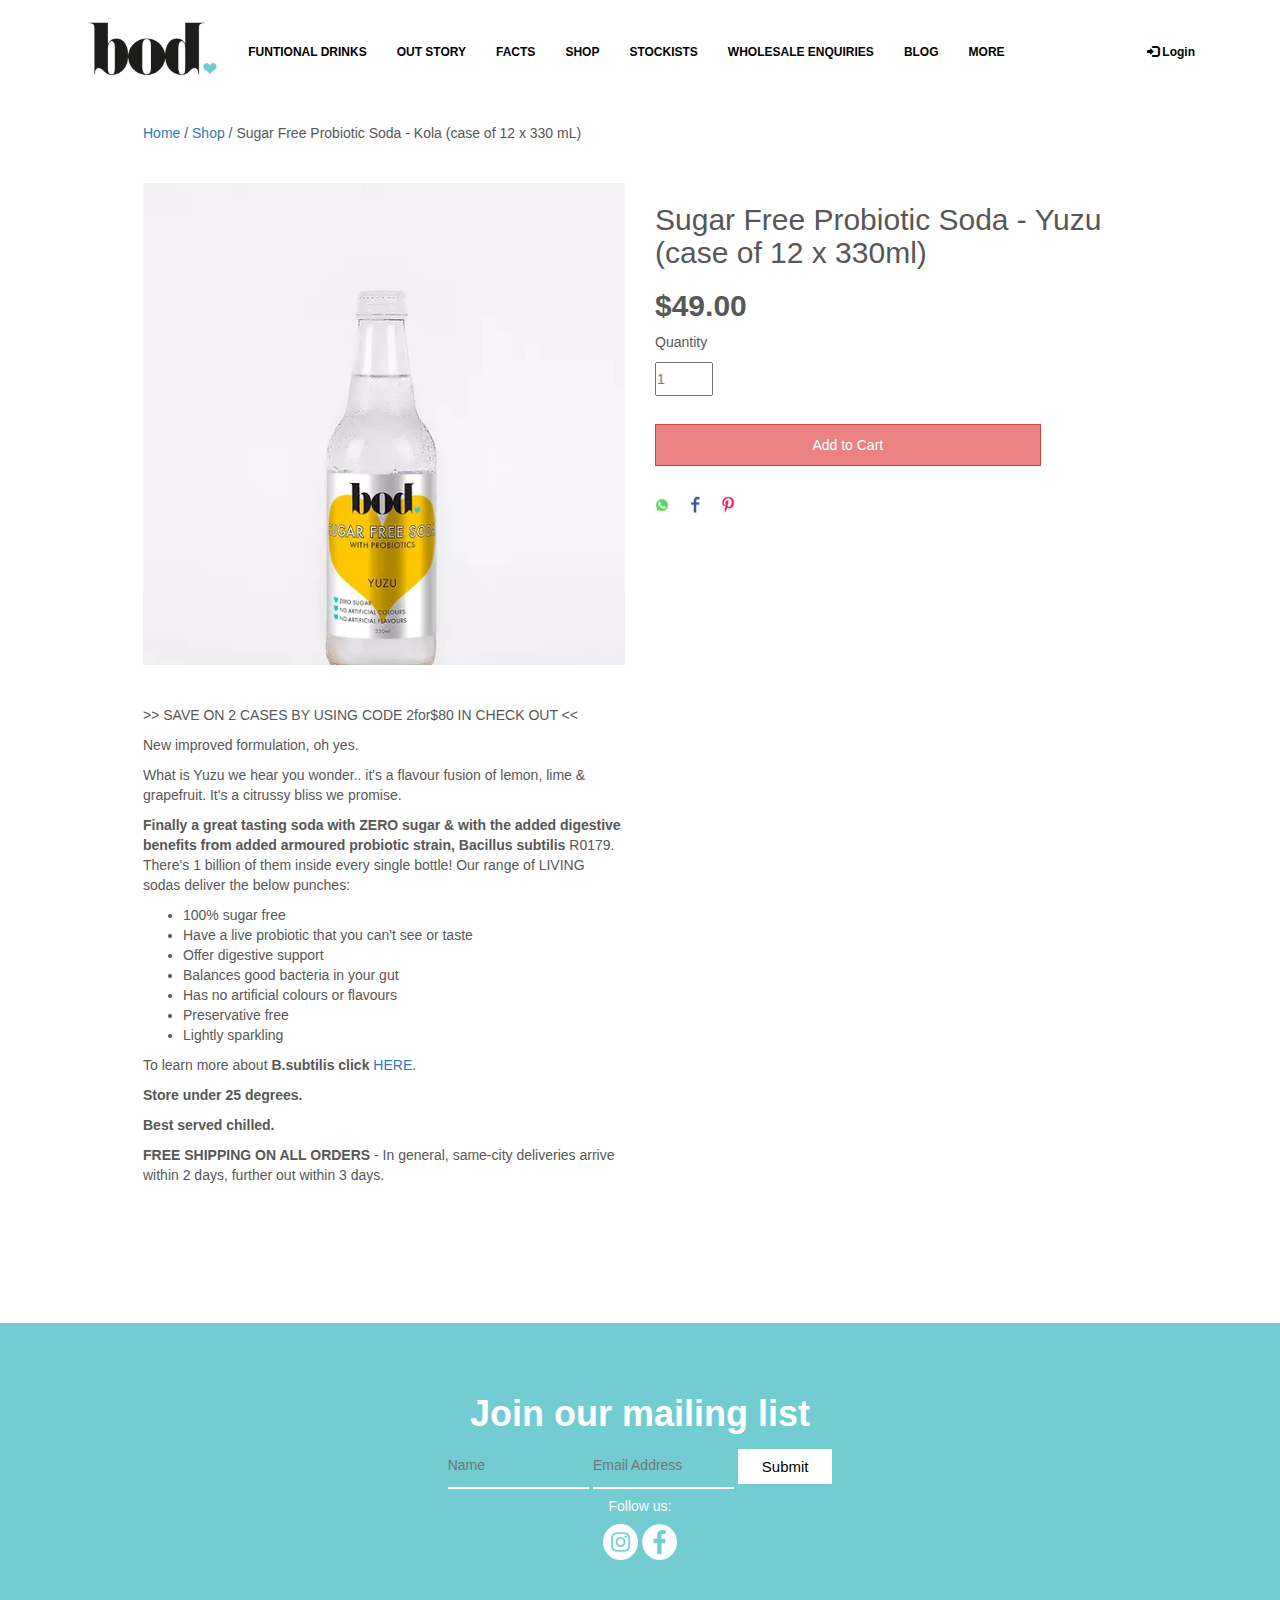
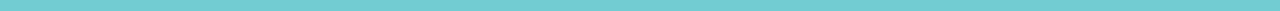
<file: index8.html>
<!DOCTYPE html>
<html lang="en">
<head>
    <meta charset="UTF-8">
    <meta http-equiv="X-UA-Compatible" content="IE=edge">
    <meta name="viewport" content="width=device-width, initial-scale=1.0">
    <link rel="stylesheet" href="./bootstrap/bootstrap.min.css" type="text/css">
    <link rel="stylesheet" href="./css/index6.css">
    <script type="text/javascript" src="./JavaScript/jquery.min.js"></script>
    <script type="text/javascript" src="./JavaScript/bootstrap.min.js"></script>
    <title>Document</title>
    <style>
        /* Note: Try to remove the following lines to see the effect of CSS positioning */
        .affix {
          top: 0;
          width: 100%;
          z-index: 9999 !important;
        }
      
        .affix + .container-fluid {
          padding-top: 70px;
        }
        </style>
  </head>
  <body>
    <nav data-spy="affix" data-offset-top="197">
      <div id="menu">
        <nav class="navbar">
          <div class="container">
            <div class="container-fluid">
              <ul class="nav navbar-nav">
                <a class="navbar-brand" href="index.html">
                  <img src="./img/PNG_edited.webp" alt="">
                </a>
                <li class="active"><a href="index2.html">FUNTIONAL DRINKS</a></li>
                <li><a href="index3.html">OUT STORY</a></li>
                <li><a href="index4.html">FACTS</a></li>
                <li><a href="index5.html">SHOP</a></li>
                <li><a href="https://www.boddrinks.com.au/bod-drinks-stockists">STOCKISTS</a></li>
                <li><a href="https://www.boddrinks.com.au/kombucha-wholesale-australia">WHOLESALE ENQUIRIES</a></li>
                <li><a href="https://www.boddrinks.com.au/blog">BLOG</a></li>
                <li><a href="#">MORE</a></li>
              </ul>
              <ul class="nav navbar-nav navbar-right">
                <li><a href="https://www.boddrinks.com.au/bod-drinks-shop"><span class="glyphicon glyphicon-log-in"></span> Login</a></li>
              </ul>
            </div>
          </div>
        </nav>
      </div>
    </nav>
    <div class="center">
        <div class="container">
          <p><a href="index.html">Home</a>  / <a href="index5.html">Shop</a> / Sugar Free Probiotic Soda - Kola (case of 12 x 330 mL)</p>
            <div class="row">
                <div class="col-md-6">
                    <img class="img1" src="./img/no3.webp" alt="">
                </div>
                <div class="col-md-6">
                    <h1>Sugar Free Probiotic Soda - Yuzu (case of 12 x 330ml)</h1>
                    <h2>$49.00</h2>
                    <p>Quantity</p>
                    <input type="number" placeholder="1">
                    <br/>
                    <button type="button" class="btn btn-danger">Add to Cart</button>
                    <div class="img">
                        <img src="./img/phone.png" alt="">
                        <img src="./img/facebook.png" alt="">
                        <img src="./img/picrt.png" alt="">
                    </div>
                </div>
            </div>
            <div class="row">
                <div class="col-md-6">
                    <p>>> SAVE ON 2 CASES BY USING CODE   2for$80   IN CHECK OUT <<</p>
                    <p>New improved formulation, oh yes.</p>
                    <p>What is Yuzu we hear you wonder.. it's a flavour fusion of lemon, lime & grapefruit. It's a citrussy bliss we promise.</p>
                    <p><b>Finally a great tasting soda with ZERO sugar & with the added digestive benefits from added armoured probiotic strain, Bacillus subtilis</b> R0179. There's 1 billion of them inside every single bottle! Our range of LIVING sodas deliver the below punches:</p>
                    <ul>
                        <li>100% sugar free</li>
                        <li>Have a live probiotic that you can't see or taste</li>
                        <li>Offer digestive support</li>
                        <li>Balances good bacteria in your gut</li>
                        <li>Has no artificial colours or flavours</li>
                        <li>Preservative free</li>
                        <li>Lightly sparkling</li>
                    </ul>
                    <p>To learn more about <b>B.subtilis click</b> <a href="">HERE</a>.</p>
                    <p><b>Store under 25 degrees.</b></p>
                    <p><b>Best served chilled. </b></p>
                    <p><b>FREE SHIPPING ON ALL ORDERS </b>- In general, same-city deliveries arrive within 2 days, further out within 3 days.</p>
                </div>
            </div>
        </div>
    </div>
    <div class="under bkcl">
      <h1>Join our mailing list</h1>
      <input type="text" placeholder="Name">
      <input type="text" placeholder="Email Address">
      <button class="btn btn-basic">Submit</button>
      <h5>Follow us:</h5>
      <img src="./img/instar.webp" alt="">
      <img src="./img/facebook.webp" alt="">
  </div>
    </body>
</file>
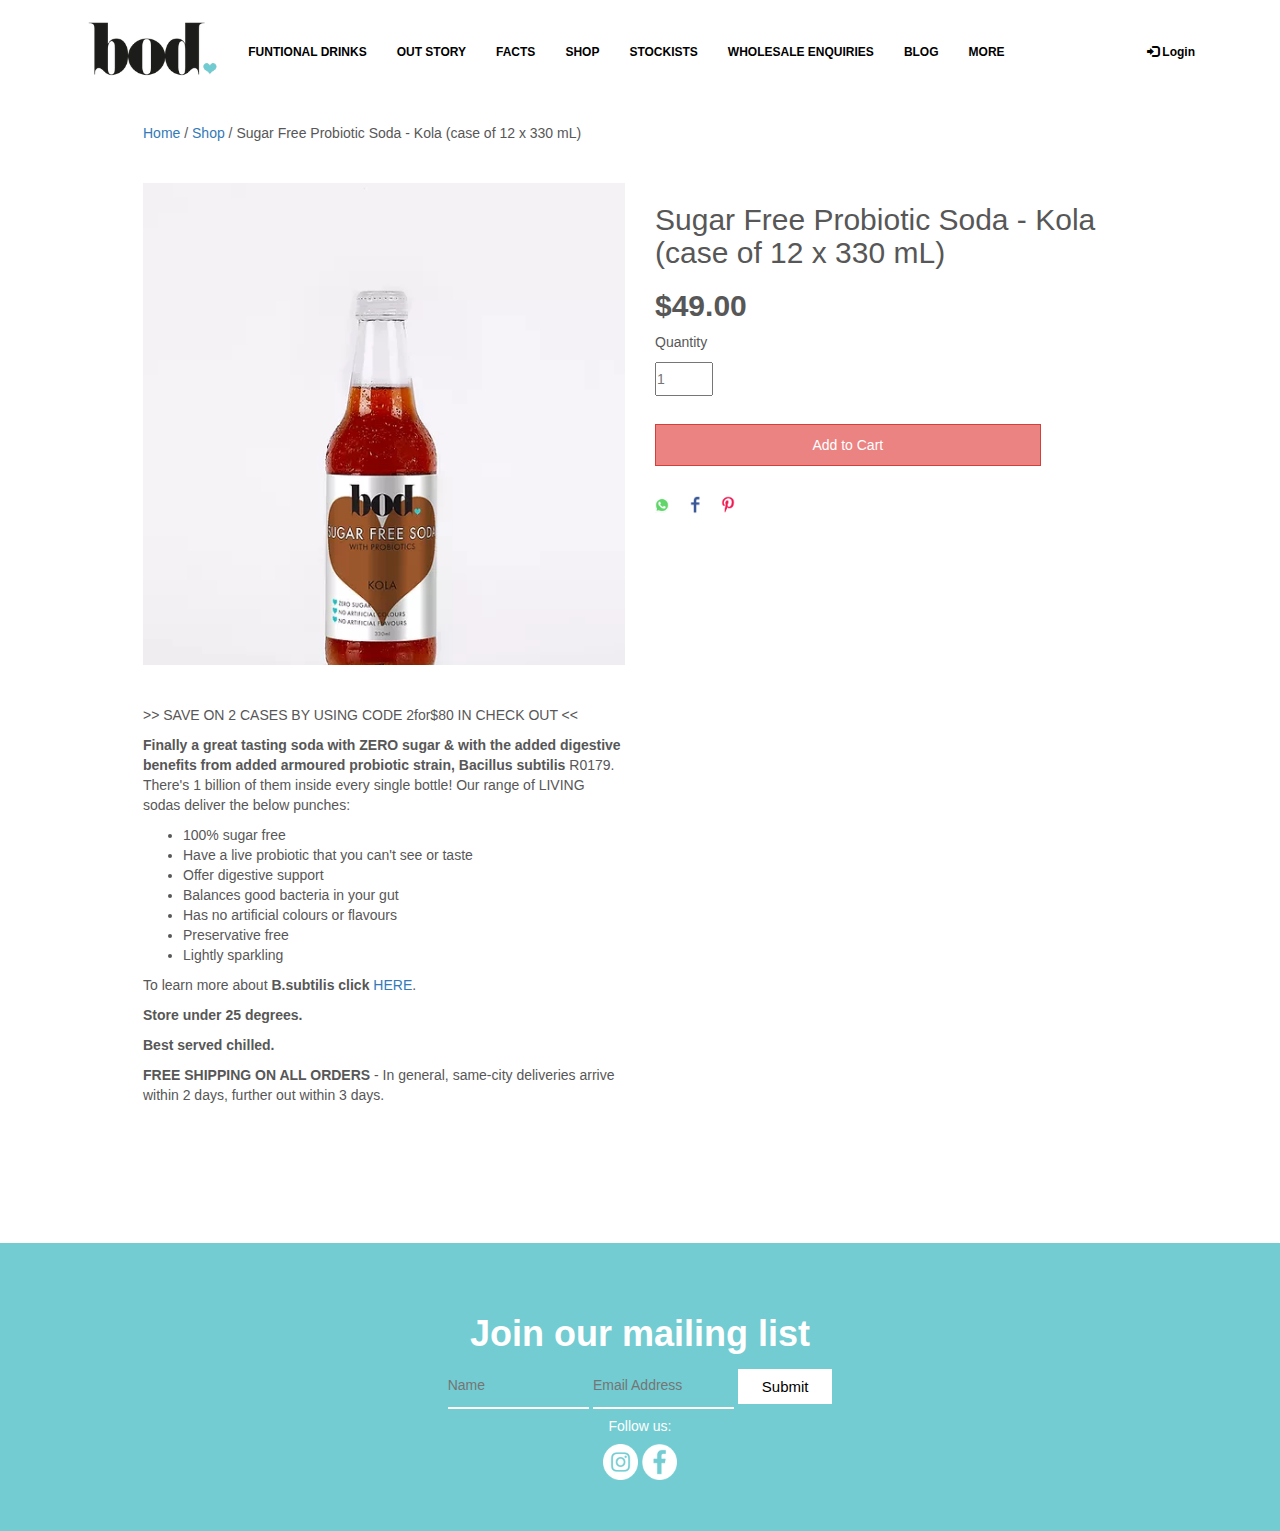
<file: index9.html>
<!DOCTYPE html>
<html lang="en">
<head>
    <meta charset="UTF-8">
    <meta http-equiv="X-UA-Compatible" content="IE=edge">
    <meta name="viewport" content="width=device-width, initial-scale=1.0">
    <link rel="stylesheet" href="./bootstrap/bootstrap.min.css" type="text/css">
    <link rel="stylesheet" href="./css/index6.css">
    <script type="text/javascript" src="./JavaScript/jquery.min.js"></script>
    <script type="text/javascript" src="./JavaScript/bootstrap.min.js"></script>
    <title>Document</title>
    <style>
        /* Note: Try to remove the following lines to see the effect of CSS positioning */
        .affix {
          top: 0;
          width: 100%;
          z-index: 9999 !important;
        }
      
        .affix + .container-fluid {
          padding-top: 70px;
        }
        </style>
  </head>
  <body>
    <nav data-spy="affix" data-offset-top="197">
      <div id="menu">
        <nav class="navbar">
          <div class="container">
            <div class="container-fluid">
              <ul class="nav navbar-nav">
                <a class="navbar-brand" href="index.html">
                  <img src="./img/PNG_edited.webp" alt="">
                </a>
                <li class="active"><a href="index2.html">FUNTIONAL DRINKS</a></li>
                <li><a href="index3.html">OUT STORY</a></li>
                <li><a href="index4.html">FACTS</a></li>
                <li><a href="index5.html">SHOP</a></li>
                <li><a href="https://www.boddrinks.com.au/bod-drinks-stockists">STOCKISTS</a></li>
                <li><a href="https://www.boddrinks.com.au/kombucha-wholesale-australia">WHOLESALE ENQUIRIES</a></li>
                <li><a href="https://www.boddrinks.com.au/blog">BLOG</a></li>
                <li><a href="#">MORE</a></li>
              </ul>
              <ul class="nav navbar-nav navbar-right">
                <li><a href="https://www.boddrinks.com.au/bod-drinks-shop"><span class="glyphicon glyphicon-log-in"></span> Login</a></li>
              </ul>
            </div>
          </div>
        </nav>
      </div>
    </nav>
    <div class="center">
        <div class="container">
          <p><a href="index.html">Home</a>  / <a href="index5.html">Shop</a> / Sugar Free Probiotic Soda - Kola (case of 12 x 330 mL)</p>
            <div class="row">
                <div class="col-md-6">
                    <img class="img1" src="./img/no4.webp" alt="">
                </div>
                <div class="col-md-6">
                    <h1>Sugar Free Probiotic Soda - Kola (case of 12 x 330 mL)</h1>
                    <h2>$49.00</h2>
                    <p>Quantity</p>
                    <input type="number" placeholder="1">
                    <br/>
                    <button type="button" class="btn btn-danger">Add to Cart</button>
                    <div class="img">
                        <img src="./img/phone.png" alt="">
                        <img src="./img/facebook.png" alt="">
                        <img src="./img/picrt.png" alt="">
                    </div>
                </div>
            </div>
            <div class="row">
                <div class="col-md-6">
                    <p>>> SAVE ON 2 CASES BY USING CODE   2for$80   IN CHECK OUT <<</p>
                    <p><b>Finally a great tasting soda with ZERO sugar & with the added digestive benefits from added armoured probiotic strain, Bacillus subtilis</b> R0179. There's 1 billion of them inside every single bottle! Our range of LIVING sodas deliver the below punches:</p>
                    <ul>
                        <li>100% sugar free</li>
                        <li>Have a live probiotic that you can't see or taste</li>
                        <li>Offer digestive support</li>
                        <li>Balances good bacteria in your gut</li>
                        <li>Has no artificial colours or flavours</li>
                        <li>Preservative free</li>
                        <li>Lightly sparkling</li>
                    </ul>
                    <p>To learn more about <b>B.subtilis click</b> <a href="">HERE</a>.</p>
                    <p><b>Store under 25 degrees.</b></p>
                    <p><b>Best served chilled. </b></p>
                    <p><b>FREE SHIPPING ON ALL ORDERS </b>- In general, same-city deliveries arrive within 2 days, further out within 3 days.</p>
                </div>
            </div>
        </div>
    </div>
    <div class="under bkcl">
      <h1>Join our mailing list</h1>
      <input type="text" placeholder="Name">
      <input type="text" placeholder="Email Address">
      <button class="btn btn-basic">Submit</button>
      <h5>Follow us:</h5>
      <img src="./img/instar.webp" alt="">
      <img src="./img/facebook.webp" alt="">
  </div>
    </body>
</file>
<file: css/index6.css>
.navbar img{
    max-height: 280%;
    margin-top: -16%;
}
.navbar{
    padding: 2%;
    background-color: white;
}
.navbar a{
    color: black;
    font-weight: bold;
    font-size: 12px;
    font-family: 'Franklin Gothic Medium', 'Arial Narrow', Arial, sans-serif;
}
.navbar ul li{
    display: inline-block;
}
.center{
    color: #575757;
}
.img1 {
    width:100%;
}
.center .container{
    width: 80%;
}
.center h1{
    font-size: 30px;
}
.img img{
    width: 3%;
    margin-top: 6%;
    margin-right: 3%;
}
.center h2{font-weight: bold;}
.btn-danger{
    border-radius: 0px;
    margin-top: 6%;
    width: 80%;
    padding: 2%;
    background-color: rgb(235, 131, 131);
}
input{
    width: 12%;
    padding: 1% 0% 1% 0%; 
}
.under{
    color: white;
    text-align: center;
    margin-top: 10%;
    padding: 4%;
}
.under h1{
    font-weight: bold;
}
.under button{
    color: black;
    background-color: white;
    border-radius: 0px;
    width: 8%;
    font-size: 15px;
}
.under input{
    border-top: none;
    border-left: none;
    border-right: none;
    border-color: white;
    background-color: inherit;
}
.under img{width: 3%;}
.input1{
    width: 80%;
    padding: 3%;
}
.input2 {
    width: 10%;
}
.bkcl {background-color:#72ccd2;}
.row {
    margin-top: 4%;
}
</file>
<file: css/index2.css>
.navbar img{
    max-height: 280%;
    margin-top: -16%;
}
.navbar{
    padding: 2%;
    background-color: white;
}
.navbar a{
    color: black;
    font-weight: bold;
    font-size: 12px;
    font-family: 'Franklin Gothic Medium', 'Arial Narrow', Arial, sans-serif;
}
.navbar ul li{
    display: inline-block;
}
.bkcl{background-color: white;}
.bkcl2{background-color: rgb(226 28 33);}
.bkcl3{background-color: rgb(153 69 69);}
.bkcl4{background-color: rgb(212 189 167);}
.bkcl5{background-color: rgb(232 199 35);}
.bkcl6{background-color: #72ccd2;}
.vung1{
    width: 1263px;
    margin-right: auto;
    margin-left: auto;
}
.carousel-control{
    width: 0%;
    margin: 0% 4% 0% 4%;
}
.vung2 img{width: 107%;}
.vung2{
    width: 900px;
    margin-right: auto;
    margin-left: auto;
}
.col-md-6{
    margin-left: 2px;
    margin-right: -2px;
}
.row img{
    margin-left: -3.5%;
}
.text{
    color: white;
    text-align: left;
    height: 510px;
    padding: 8%;
}
.item1{
    position: relative;
    margin-top: -50%;
    margin-left: 12%;
}
.under{
    color: white;
    text-align: center;
    margin-top: 20%;
    padding: 4%;
}
.under h1{
    font-weight: bold;
}
.under button{
    color: black;
    background-color: white;
    border-radius: 0px;
    width: 8%;
    font-size: 15px;
}
.under input{
    border-top: none;
    border-left: none;
    border-right: none;
    border-color: white;
    background-color: inherit;
}
.under img{width: 3%;}
.text1{
  position: absolute;
  margin-top: -50%;
  margin-left: 12%;
}
.text1 h1{
    font-weight: bold;
    font-size: 50px;
}
.text1 p{
    font-size: 18px;
}
.icon img{
    width: 30%;
    position: absolute;
    margin-top: -100%;
    margin-left: 60%;
}
.icon2 img{
    width: 30%;
    position: absolute;
    margin-top: -100%;
    margin-left: 2%;
}
input{
    width: 10%;
}
.btn-default{
    font-weight: bold;
    color: white;
    background-color: inherit;
    border-radius: 0px;
    border: 3px solid white;
    margin-top: 5%;
    margin-right: 4%;
    padding: 4% 10% 4% 10%;
}
.carousel-inner>.item>a>img, .carousel-inner>.item>img, .img-responsive, .thumbnail a>img, .thumbnail>img {
    display: block;
    width: 100%;
    height: auto;
}
</file>
<file: css/index3.css>
.navbar img{
    max-height: 280%;
    margin-top: -16%;
}
.navbar{
    padding: 2%;
    background-color: white;
}
.navbar a{
    color: black;
    font-weight: bold;
    font-size: 12px;
    font-family: 'Franklin Gothic Medium', 'Arial Narrow', Arial, sans-serif;
}
.navbar ul li{
    display: inline-block;
}
.center img{
width: 100%;
}
.bkcl{
    background-color: #72ccd2;
    width: 30%;
    position: absolute;
    margin-left: 18%;
    margin-top: -30%;
}
.bkcl1{
    background-color: #72ccd2;
}
.bkcl h1{
    font-weight: bold;
    font-size: 55px;
    margin: 22% 0% 22% 14%;
}
.row img{
    width: 100%;
}
.row .container{
width: 80%;
}
.row h1{
    font-weight: bold;
    font-size: 50px;
    margin-top: 30%;
}
.row p{
    font-size: 15px;
}
.under{
    color: white;
    text-align: center;
    margin-top: 20%;
    padding: 4%;
}
.under h1{
    font-weight: bold;
}
.under button{
    color: black;
    background-color: white;
    border-radius: 0px;
    width: 8%;
    font-size: 15px;
}
.under input{
    border-top: none;
    border-left: none;
    border-right: none;
    border-color: white;
    background-color: inherit;
}
.under img{width: 3%;}
input{
    width: 10%;
}
</file>
<file: css/index4.css>
.navbar img{
    max-height: 280%;
    margin-top: -16%;
}
.navbar{
    padding: 2%;
    background-color: white;
}
.navbar a{
    color: black;
    font-weight: bold;
    font-size: 12px;
    font-family: 'Franklin Gothic Medium', 'Arial Narrow', Arial, sans-serif;
}
.navbar ul li{
    display: inline-block;
}
.bkcl{
    background-color:#72ccd2;
}
.center .container{
    width: 65%;
    color: black;
}
.row h1{
font-weight: bold;
font-size: 30px;
}
.row p{
    font-weight: bold;
}
.col-md-6{
    padding: 5% 10% 5% 3%;
}
.text h1{
    font-weight: bold;
    font-size: 60px;
}
.text h2{
    font-weight: bold;
    font-size: 30px;
}
.under{
    color: white;
    text-align: center;
    margin-top: 20%;
    padding: 4%;
}
.under h1{
    font-weight: bold;
}
.under button{
    color: black;
    background-color: white;
    border-radius: 0px;
    width: 8%;
    font-size: 15px;
}
.under input{
    border-top: none;
    border-left: none;
    border-right: none;
    border-color: white;
    background-color: inherit;
}
.under img{width: 3%;}
input{
    width: 10%;
}
</file>
<file: css/index5.css>
.navbar img{
    max-height: 280%;
    margin-top: -16%;
}
.navbar{
    padding: 2%;
    background-color: white;
}
.navbar a{
    color: black;
    font-weight: bold;
    font-size: 12px;
    font-family: 'Franklin Gothic Medium', 'Arial Narrow', Arial, sans-serif;
}
.navbar ul li{
    display: inline-block;
}
.row{
    color: black;
}
.row h1{
    font-weight: bold;
    font-size: 45px;
}
.center img{
    width: 102%;
}
.center .container{
    width: 70%;
}
.under{
    color: white;
    text-align: center;
    margin-top: 20%;
    padding: 4%;
}
.under h1{
    font-weight: bold;
}
.under button{
    color: black;
    background-color: white;
    border-radius: 0px;
    width: 8%;
    font-size: 15px;
}
.under input{
    border-top: none;
    border-left: none;
    border-right: none;
    border-color: white;
    background-color: inherit;
}
.under img{width: 3%;}
input{
    width: 10%;
}
.bkcl {background-color:#72ccd2;}
</file>
